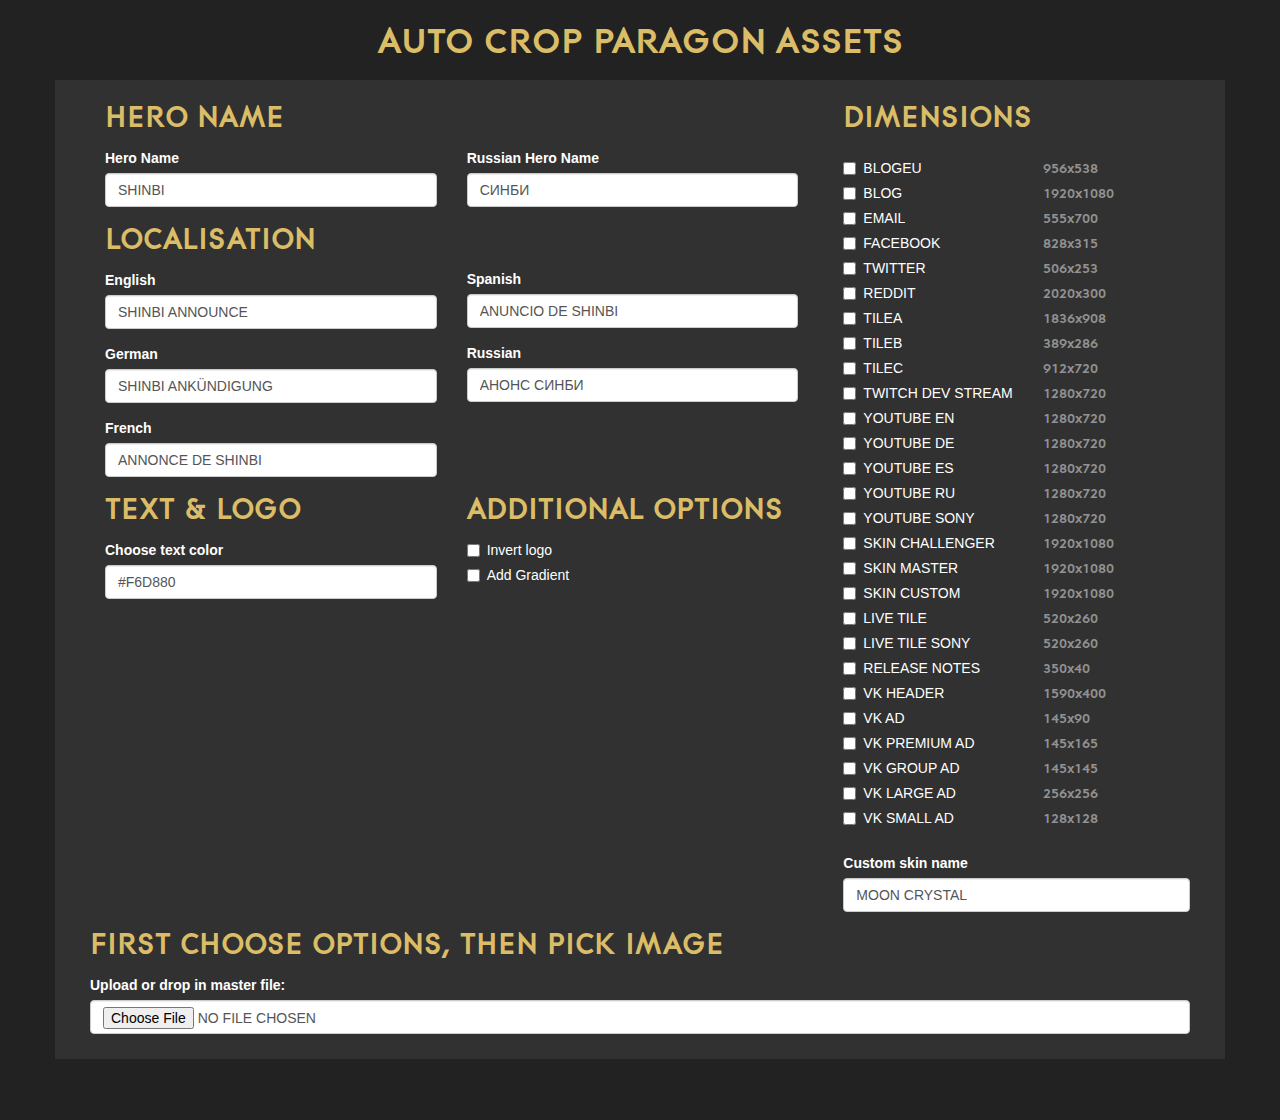
<file: autocrop/index.html>
<!DOCTYPE html>
<html lang="en">
    <head>
        <meta charset=utf-8>
        <meta content="IE=edge" http-equiv=X-UA-Compatible>
        <meta name="viewport" content="width=device-width, initial-scale=1, maximum-scale=1, user-scalable=no">

        <meta name="robots" content="noindex">
        <meta name="googlebot" content="noindex">

        <link rel="stylesheet" href="assets/css/bootstrap.min.css">
        <link rel="stylesheet" href="assets/css/bootstrap-theme.min.css">
        <link rel="stylesheet" href="assets/css/style.css">

        <script src="assets/javascript/vendor/jquery.min.js"></script>
        <script src="assets/javascript/vendor/smartcrop.js"></script>
        <script src="assets/javascript/vendor/tracking-min.js"></script>
        <script src="assets/javascript/vendor/FileSaver.min.js"></script>

        <script src="assets/javascript/dimensions.js"></script>
        <script src="assets/javascript/images.js"></script>
        <script src="assets/javascript/autocrop.js"></script>
        <script src="assets/javascript/autocrop-func.js"></script>
    </head>

    <body class="paragon">
        <div class="container">
            <div class="row">
                <div class="col-xs-12 col-centered">
                    <h1 class="heading"> Auto crop Paragon assets</h1><br/><br/>
                    <div class="row">
                        <form class="form box">
                            <div class="col-md-8">
                                <div class="col-md-12">
                                    <div class="form-group">
                                        <h2>Hero name</h2>
                                    </div>
                                </div>
                                <div class="col-md-6">
                                    <div class="form-group">
                                        <label for="ruHero">Hero Name</label>
                                        <input type="text" class="form-control" id="hero" name="hero" value="SHINBI">
                                    </div>
                                </div>
                                <div class="col-md-6">
                                    <div class="form-group">
                                        <label for="ruHero">Russian Hero Name</label>
                                        <input type="text" class="form-control" id="ruHero" name="ruHero" value="Синби">
                                    </div>
                                </div>

                                <div class="col-md-6">
                                    <div class="form-group">
                                        <h2>Localisation</h2>
                                    </div>
                                    <div class="form-group">
                                        <label for="EN">English</label>
                                        <input type="text" class="form-control" id="EN" name="EN" value="SHINBI Announce">
                                    </div>
                                    <div class="form-group">
                                        <label for="DE">German</label>
                                        <input type="text" class="form-control" id="DE" name="DE" value="SHINBI Ankündigung">
                                    </div>
                                    <div class="form-group">
                                        <label for="FR">French</label>
                                        <input type="text" class="form-control" id="FR" name="FR" value="Annonce de SHINBI">
                                    </div>
                                </div>
                                <div class="col-md-6">
                                    <div class="form-group">
                                        <div style="height:32px">&nbsp;</div>
                                    </div>
                                    <div class="form-group">
                                        <label for="ES">Spanish</label>
                                        <input type="text" class="form-control" id="ES" name="ES" value="Anuncio de SHINBI">
                                    </div>
                                    <div class="form-group">
                                        <label for="RU">Russian</label>
                                        <input type="text" class="form-control" id="RU" name="RU" value="АНОНС Синби">
                                    </div>
                                </div>
                                <div class="clearfix"></div>
                                <div class="col-md-6">
                                    <div class="form-group">
                                        <h2>Text & Logo</h2>
                                    </div>
                                    <div class="form-group">
                                        <label for="color">Choose text color</label>
                                        <input type="text" class="form-control" id="color" name="color" value="#f6d880">
                                    </div>
                                </div>
                                <div class="col-md-6">
                                    <div class="form-group">
                                        <h2>Additional options</h2>
                                    </div>
                                    <div class="checkbox">
                                        <label>
                                            <input type="checkbox" id="invert" name="invert"> Invert logo
                                        </label>
                                    </div>
                                    <div class="checkbox">
                                        <label>
                                            <input type="checkbox" id="gradient" name="gradient"> Add Gradient
                                        </label>
                                    </div>
                                </div>
                            </div>
                            <div class="col-md-4">
                                <div class="form-group">
                                    <h2>Dimensions</h2>
                                </div>
                                <div id="dimensionPicker"></div>
                                <div class="form-group">
                                    <label for="custom">Custom skin name</label>
                                    <input type="text" class="form-control" id="custom" name="custom" value="Moon Crystal">
                                </div>
                            </div>
                            <div class="col-md-12">
                                <div class="form-group">
                                    <h2>First choose options, then pick Image</h2>
                                </div>
                                <div class="form-group">
                                    <label for="fileInput">Upload or drop in master file:</label>
                                    <input type="file" class="form-control" id="fileInput" name="fileInput" style="width:100%;">
                                </div>
                            </div>
                        </form>

                    </div>
                </div>
            </div>
        </div>
        <div class="container-fluid">
            <div class="row">
                <div class="col-xs-12 col-centered ">
                    <div class="row">
                        <div class="loading hidden"></div>
                        <div class="resultWrapper"></div>
                    </div>
                </div>
            </div>

        </div>
    </body>
</html>
</file>
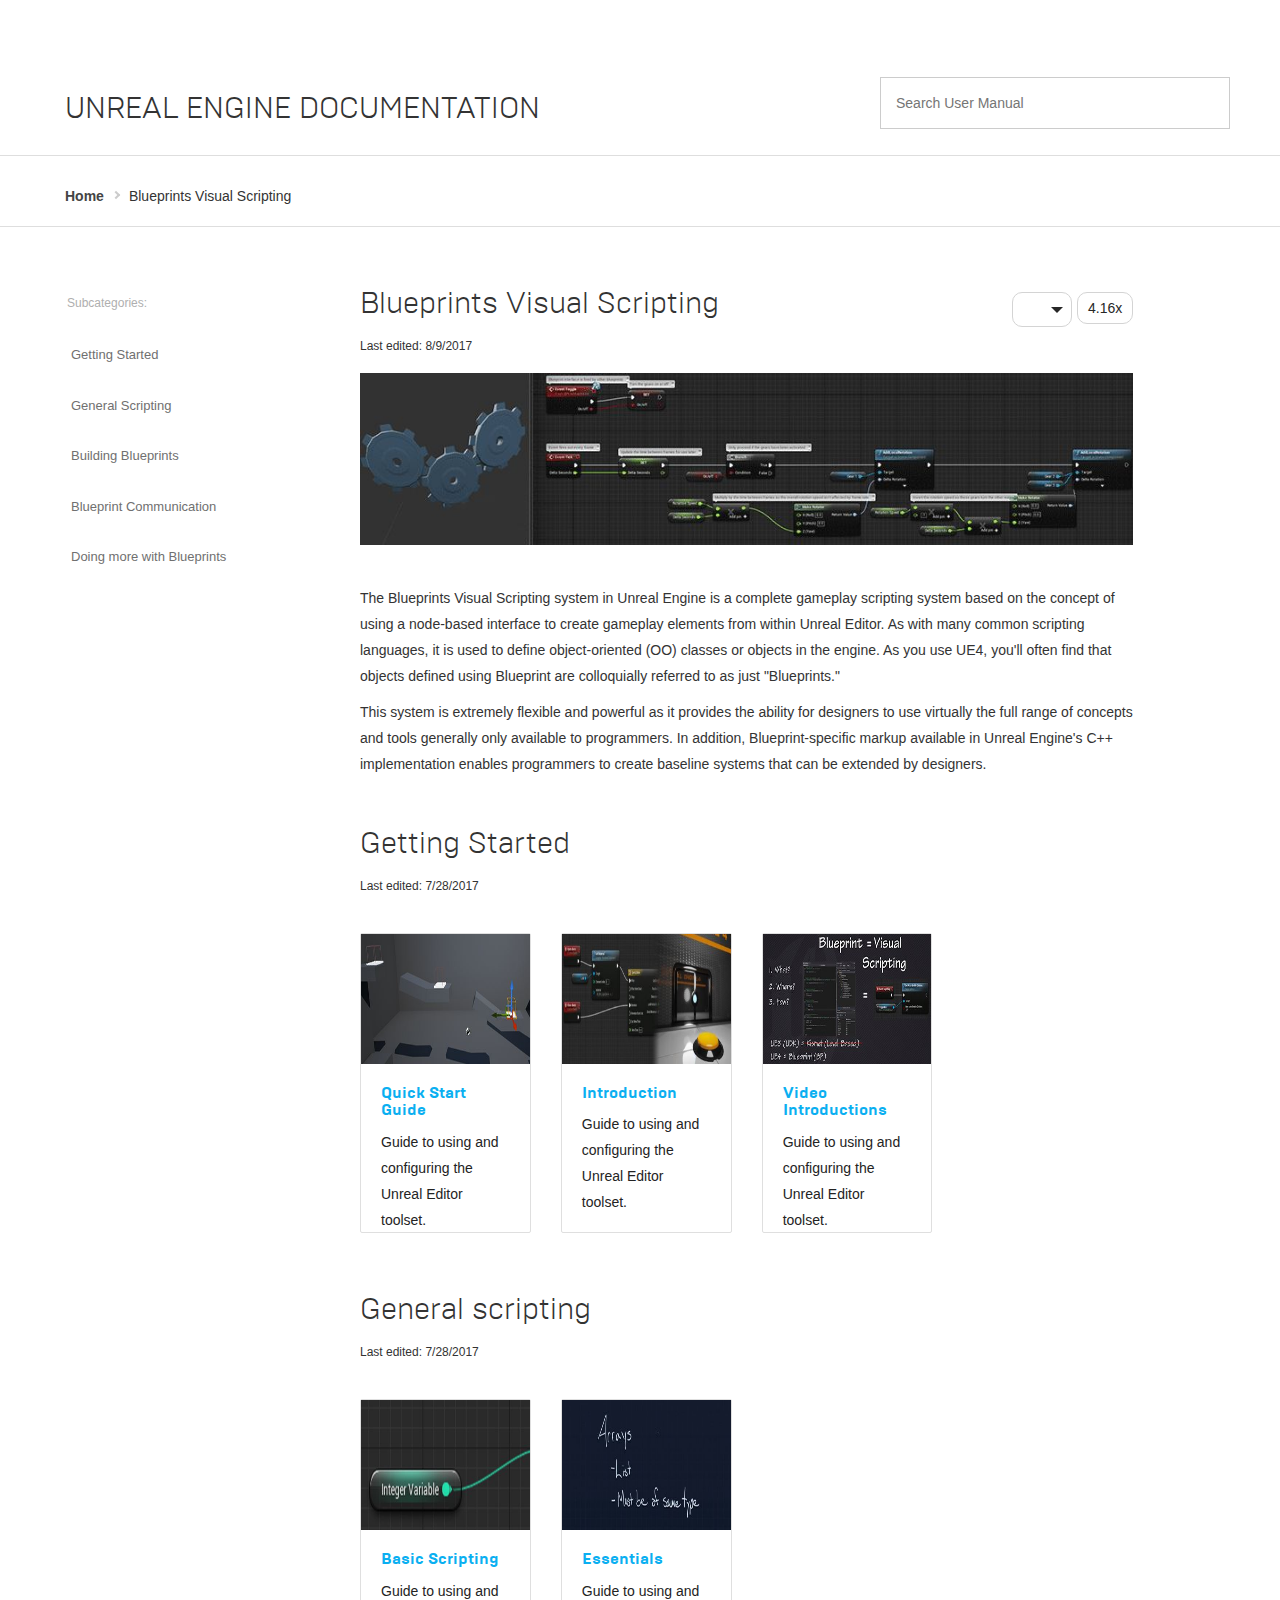
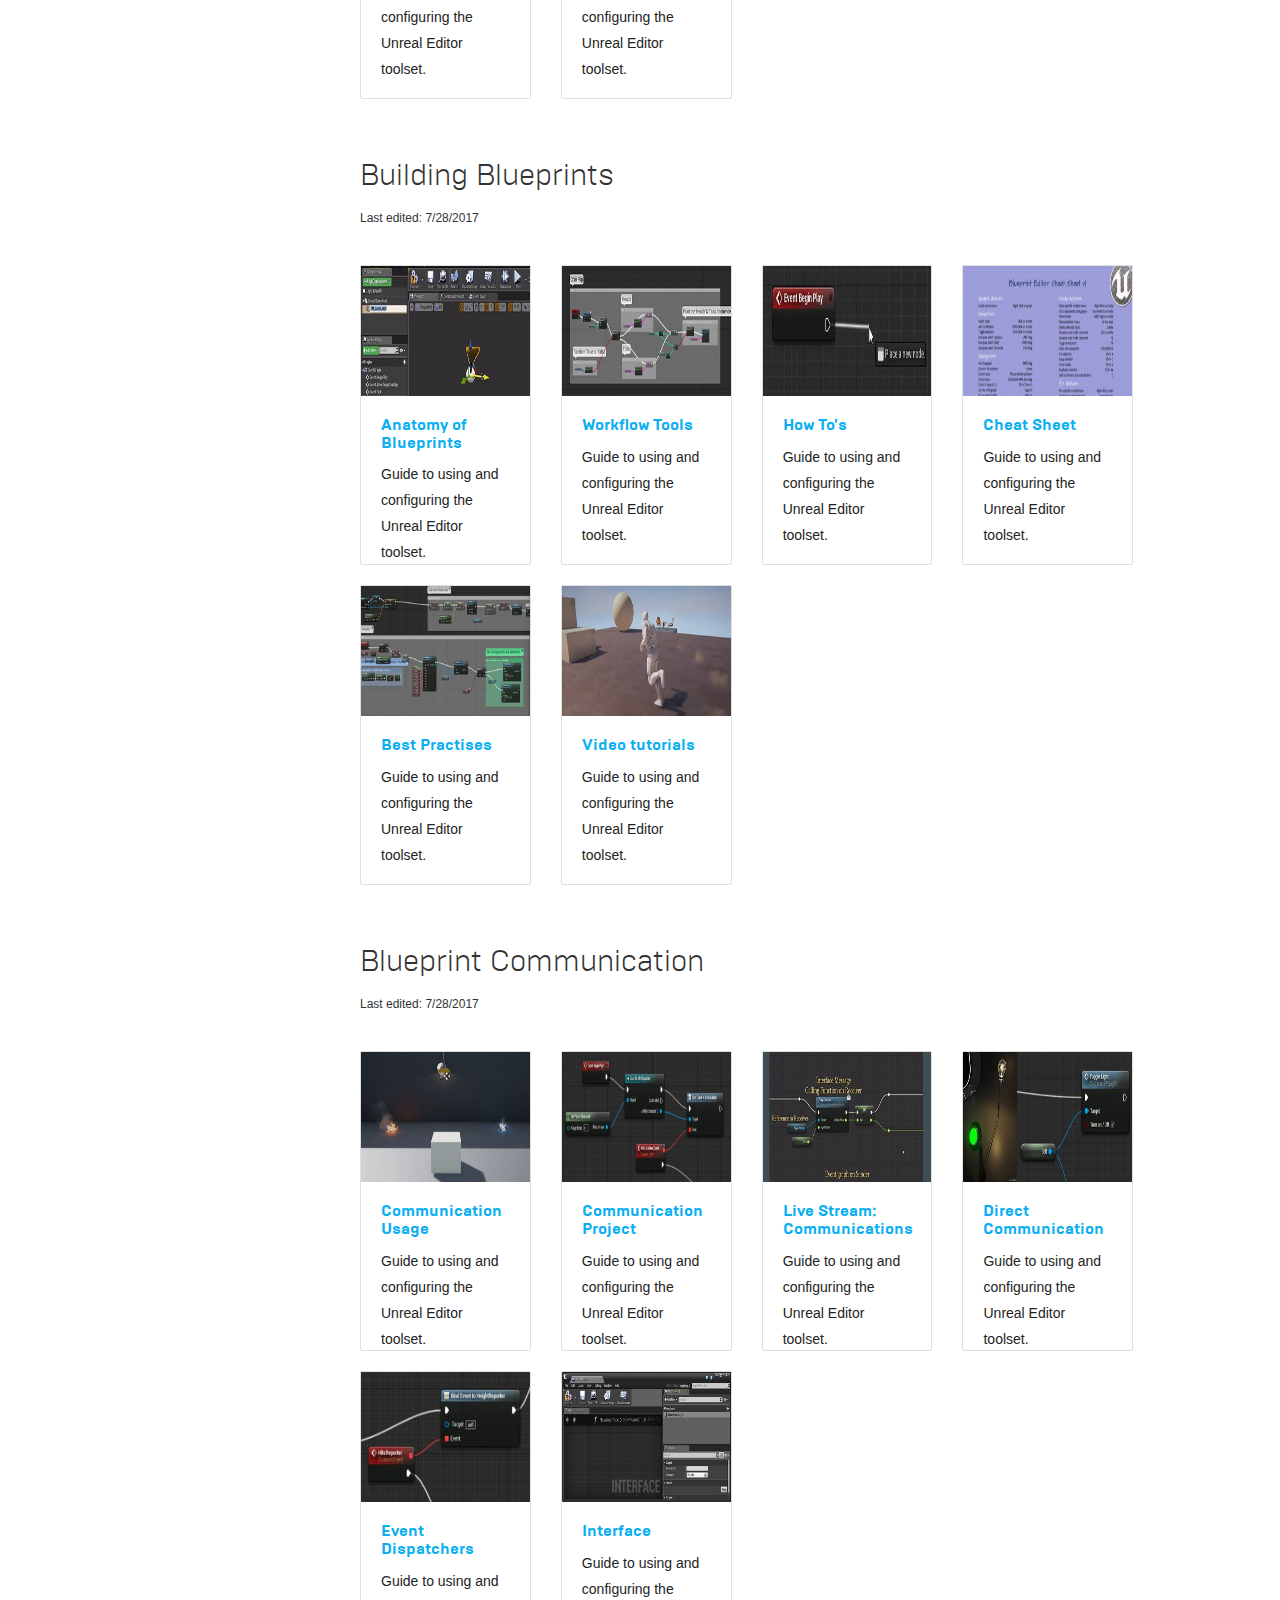
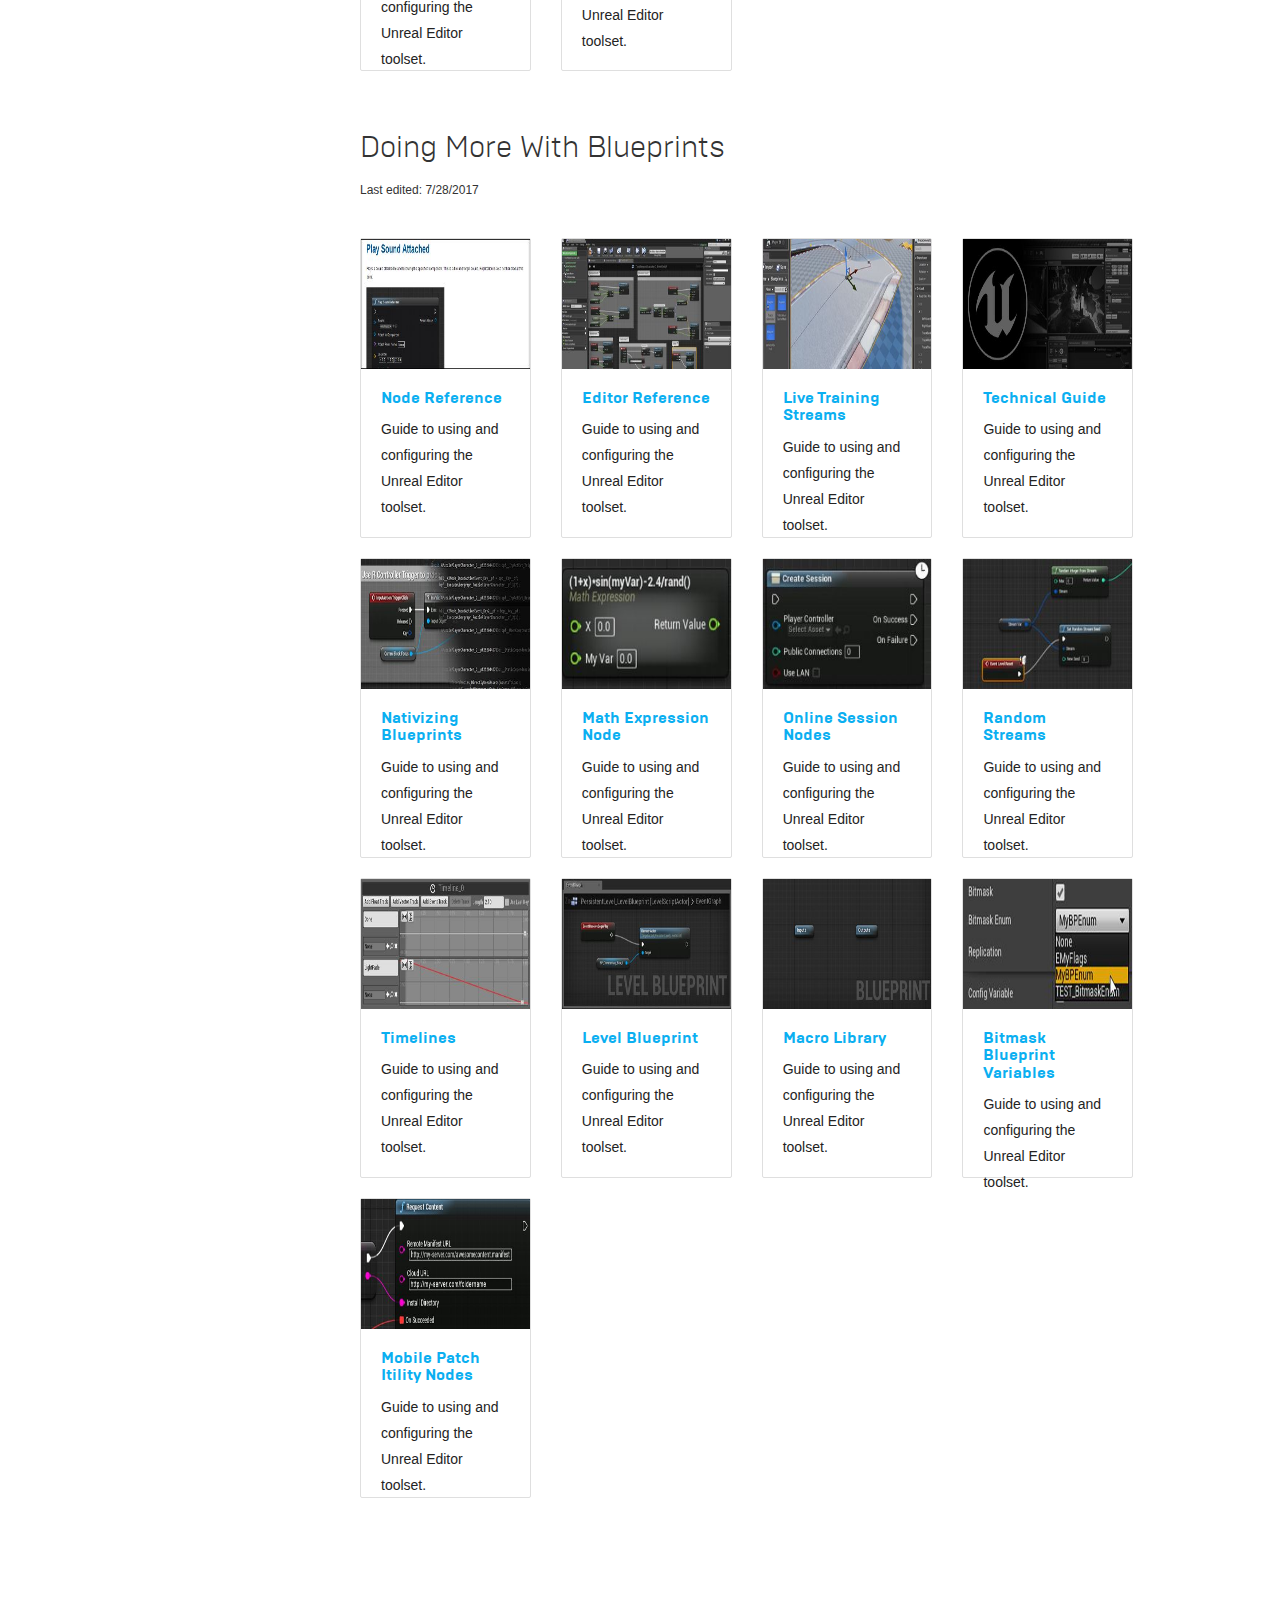
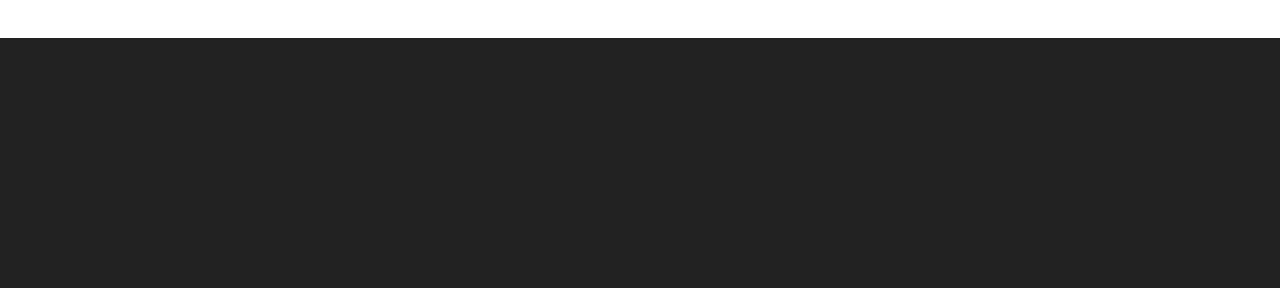
<file: docs/level1.html>
<!DOCTYPE html>
<html>
<head>
    <meta charset="UTF-8">
    <meta name="viewport" content="width=device-width, initial-scale=1, maximum-scale=1, user-scalable=no">
    <title>Docs</title>
    <link rel="stylesheet" href="https://maxcdn.bootstrapcdn.com/bootstrap/3.3.5/css/bootstrap.min.css">
    <link href="https://fonts.googleapis.com/css?family=Open+Sans:300,400,600,700,800" rel="stylesheet">
    <link rel="stylesheet" href="assets/stylesheets/css/base.css">
</head>

<body>
    <nav id="global-nav"></nav>
    <div class="top-header">
        <div class="top">
            <div class="row">
                <div class="col-xs-12 col-md-6">
                    <h1>Unreal Engine Documentation</h1>
                </div>
                <div class="col-xs-12 col-md-6">
                    <div class="search-wrapper">
                        <input placeholder="Search User Manual" />
                    </div>
                </div>
            </div>
        </div>
        <div class="bottom">
            <ul class="breadcrumbs">
                <li><a href="index.html">Home</a></li>
                <li>Blueprints Visual Scripting</li>
            </ul>
        </div>


    </div>
    <div class="container-fluid">
        <div class="row">
            <div class="hidden-xs hidden-sm col-md-3">
                <aside id="sideNav">
                    <h6>Subcategories:</h6>
                    <ul id="menu">
                        <li><a data-item="one" class="links" href="#">Getting Started</a></li>
                        <li><a data-item="two" class="links" href="#">General Scripting</a></li>
                        <li><a data-item="three" class="links" href="#">Building Blueprints</a></li>
                        <li><a data-item="four" class="links" href="#">Blueprint Communication</a></li>
                        <li><a data-item="five" class="links" href="#">Doing more with Blueprints</a></li>
                    </ul>
                </aside>
            </div>
            <div class="col-xs-12 col-md-8">
                <section id="wrapper">
                    <div class="content-heading">
                        <div class="content-bar">
                            <div class="version-tag"> 4.16x</div>
                            <div class="os-toggle"><span class="windows"></span></div>
                        </div>
                        <h2>Blueprints Visual Scripting</h2>
                        <h6>Last edited: 8/9/2017</h6>
                        <img src="assets/images/content/banner.jpg" class="img-responsive" style="width: 100%" alt="docs"/>
                        <p>The Blueprints Visual Scripting system in Unreal Engine is a complete gameplay scripting system based on the concept of using a node-based interface to create gameplay elements from within Unreal Editor. As with many common scripting languages, it is used to define object-oriented (OO) classes or objects in the engine. As you use UE4, you'll often find that objects defined using Blueprint are colloquially referred to as just "Blueprints."</p>
                        <p>This system is extremely flexible and powerful as it provides the ability for designers to use virtually the full range of concepts and tools generally only available to programmers. In addition, Blueprint-specific markup available in Unreal Engine's C++ implementation enables programmers to create baseline systems that can be extended by designers.</p>
                    </div>

                    <div id="one" class="content">
                        <h2>Getting Started</h2>
                        <h6>Last edited: 7/28/2017</h6>

                        <div class="row">
                            <div class="col-xs-6 col-md-3">
                                <a data-item="six" class="tile" href="level2.html">
                                    <img src="assets/images/content/tiles/QuickStart.jpg" class="img-responsive" style="width: 100%" alt="docs"/>
                                    <div class="h2">Quick Start Guide</div>
                                    <div class="desc">Guide to using and configuring the Unreal Editor toolset.</div>
                                </a>
                            </div>
                            <div class="col-xs-6 col-md-3">
                                <a data-item="six" class="tile" href="level2.html">
                                    <img src="assets/images/content/tiles/intro_topic.jpg" class="img-responsive" style="width: 100%" alt="docs"/>
                                    <div class="h2">Introduction</div>
                                    <div class="desc">Guide to using and configuring the Unreal Editor toolset.</div>
                                </a>
                            </div>
                            <div class="col-xs-6 col-md-3">
                                <a data-item="six" class="tile" href="level2.html">
                                    <img src="assets/images/content/tiles/BPVid.jpg" class="img-responsive" style="width: 100%" alt="docs"/>
                                    <div class="h2">Video Introductions</div>
                                    <div class="desc">Guide to using and configuring the Unreal Editor toolset.</div>
                                </a>
                            </div>
                        </div>
                    </div>
                    <div id="two" class="content">
                        <h2>General scripting</h2>
                        <h6>Last edited: 7/28/2017</h6>

                        <div class="row">
                            <div class="col-xs-6 col-md-3">
                                <a data-item="six" class="tile" href="level2.html">
                                    <img src="assets/images/content/tiles/BasicScripting.jpg" class="img-responsive" style="width: 100%" alt="docs"/>
                                    <div class="h2">Basic Scripting</div>
                                    <div class="desc">Guide to using and configuring the Unreal Editor toolset.</div>
                                </a>
                            </div>
                            <div class="col-xs-6 col-md-3">
                                <a data-item="six" class="tile" href="level2.html">
                                    <img src="assets/images/content/tiles/BlueprintEssentials.jpg" class="img-responsive" style="width: 100%" alt="docs"/>
                                    <div class="h2">Essentials</div>
                                    <div class="desc">Guide to using and configuring the Unreal Editor toolset.</div>
                                </a>
                            </div>
                        </div>
                    </div>
                    <div id="three" class="content">
                        <h2>Building Blueprints</h2>
                        <h6>Last edited: 7/28/2017</h6>

                        <div class="row">
                            <div class="col-xs-6 col-md-3">
                                <a data-item="six" class="tile" href="level2.html">
                                    <img src="assets/images/content/tiles/Anatomy.jpg" class="img-responsive" style="width: 100%" alt="docs"/>
                                    <div class="h2">Anatomy of Blueprints</div>
                                    <div class="desc">Guide to using and configuring the Unreal Editor toolset.</div>
                                </a>
                            </div>
                            <div class="col-xs-6 col-md-3">
                                <a data-item="six" class="tile" href="level2.html">
                                    <img src="assets/images/content/tiles/bp_workflow_topic.jpg" class="img-responsive" style="width: 100%" alt="docs"/>
                                    <div class="h2">Workflow Tools</div>
                                    <div class="desc">Guide to using and configuring the Unreal Editor toolset.</div>
                                </a>
                            </div>
                            <div class="col-xs-6 col-md-3">
                                <a data-item="six" class="tile" href="level2.html">
                                    <img src="assets/images/content/tiles/BP_HowTo_Topic.jpg" class="img-responsive" style="width: 100%" alt="docs"/>
                                    <div class="h2">How To's</div>
                                    <div class="desc">Guide to using and configuring the Unreal Editor toolset.</div>
                                </a>
                            </div>
                            <div class="col-xs-6 col-md-3">
                                <a data-item="six" class="tile" href="level2.html">
                                    <img src="assets/images/content/tiles/blueprintcheatsheet.jpg" class="img-responsive" style="width: 100%" alt="docs"/>
                                    <div class="h2">Cheat Sheet</div>
                                    <div class="desc">Guide to using and configuring the Unreal Editor toolset.</div>
                                </a>
                            </div>
                            <div class="col-xs-6 col-md-3">
                                <a data-item="six" class="tile" href="level2.html">
                                    <img src="assets/images/content/tiles/BestPractices_Topic.jpg" class="img-responsive" style="width: 100%" alt="docs"/>
                                    <div class="h2">Best Practises</div>
                                    <div class="desc">Guide to using and configuring the Unreal Editor toolset.</div>
                                </a>
                            </div>
                            <div class="col-xs-6 col-md-3">
                                <a data-item="six" class="tile" href="level2.html">
                                    <img src="assets/images/content/tiles/BPTutorials.jpg" class="img-responsive" style="width: 100%" alt="docs"/>
                                    <div class="h2">Video tutorials</div>
                                    <div class="desc">Guide to using and configuring the Unreal Editor toolset.</div>
                                </a>
                            </div>
                        </div>
                    </div>
                    <div id="four" class="content">
                        <h2>Blueprint Communication</h2>
                        <h6>Last edited: 7/28/2017</h6>

                        <div class="row">
                            <div class="col-xs-6 col-md-3">
                                <a data-item="six" class="tile" href="level2.html">
                                    <img src="assets/images/content/tiles/bp_comms_topic.jpg" class="img-responsive" style="width: 100%" alt="docs"/>
                                    <div class="h2">Communication Usage</div>
                                    <div class="desc">Guide to using and configuring the Unreal Editor toolset.</div>
                                </a>
                            </div>
                            <div class="col-xs-6 col-md-3">
                                <a data-item="six" class="tile" href="level2.html">
                                    <img src="assets/images/content/tiles/BPCommTopic.jpg" class="img-responsive" style="width: 100%" alt="docs"/>
                                    <div class="h2">Communication Project</div>
                                    <div class="desc">Guide to using and configuring the Unreal Editor toolset.</div>
                                </a>
                            </div>
                            <div class="col-xs-6 col-md-3">
                                <a data-item="six" class="tile" href="level2.html">
                                    <img src="assets/images/content/tiles/CommStream.jpg" class="img-responsive" style="width: 100%" alt="docs"/>
                                    <div class="h2">Live Stream: Communications</div>
                                    <div class="desc">Guide to using and configuring the Unreal Editor toolset.</div>
                                </a>
                            </div>
                            <div class="col-xs-6 col-md-3">
                                <a data-item="six" class="tile" href="level2.html">
                                    <img src="assets/images/content/tiles/direct_comm_topic.jpg" class="img-responsive" style="width: 100%" alt="docs"/>
                                    <div class="h2">Direct Communication</div>
                                    <div class="desc">Guide to using and configuring the Unreal Editor toolset.</div>
                                </a>
                            </div>
                            <div class="col-xs-6 col-md-3">
                                <a data-item="six" class="tile" href="level2.html">
                                    <img src="assets/images/content/tiles/event_dispatcher_topic.jpg" class="img-responsive" style="width: 100%" alt="docs"/>
                                    <div class="h2">Event Dispatchers</div>
                                    <div class="desc">Guide to using and configuring the Unreal Editor toolset.</div>
                                </a>
                            </div>
                            <div class="col-xs-6 col-md-3">
                                <a data-item="six" class="tile" href="level2.html">
                                    <img src="assets/images/content/tiles/blueprint_interface.jpg" class="img-responsive" style="width: 100%" alt="docs"/>
                                    <div class="h2">Interface</div>
                                    <div class="desc">Guide to using and configuring the Unreal Editor toolset.</div>
                                </a>
                            </div>
                        </div>
                    </div>
                    <div id="five" class="content">
                        <h2>Doing More With Blueprints</h2>
                        <h6>Last edited: 7/28/2017</h6>

                        <div class="row">
                            <div class="col-xs-6 col-sm-4 col-md-3">
                                <a data-item="six" class="tile" href="level2.html">
                                    <img src="assets/images/content/tiles/bp_api_topic.jpg" class="img-responsive" style="width: 100%" alt="docs"/>
                                    <div class="h2">Node Reference</div>
                                    <div class="desc">Guide to using and configuring the Unreal Editor toolset.</div>
                                </a>
                            </div>
                            <div class="col-xs-6 col-sm-4 col-md-3">
                                <a data-item="six" class="tile" href="level2.html">
                                    <img src="assets/images/content/tiles/editor_topic.jpg" class="img-responsive" style="width: 100%" alt="docs"/>
                                    <div class="h2">Editor Reference</div>
                                    <div class="desc">Guide to using and configuring the Unreal Editor toolset.</div>
                                </a>
                            </div>
                            <div class="col-xs-6 col-sm-4 col-md-3">
                                <a data-item="six" class="tile" href="level2.html">
                                    <img src="assets/images/content/tiles/BPLiveStream.jpg" class="img-responsive" style="width: 100%" alt="docs"/>
                                    <div class="h2">Live Training Streams</div>
                                    <div class="desc">Guide to using and configuring the Unreal Editor toolset.</div>
                                </a>
                            </div>
                            <div class="col-xs-6 col-sm-4 col-md-3">
                                <a data-item="six" class="tile" href="level2.html">
                                    <img src="assets/images/content/tiles/placeholder_topic.jpg" class="img-responsive" style="width: 100%" alt="docs"/>
                                    <div class="h2">Technical Guide</div>
                                    <div class="desc">Guide to using and configuring the Unreal Editor toolset.</div>
                                </a>
                            </div>
                            <div class="col-xs-6 col-sm-4 col-md-3">
                                <a data-item="six" class="tile" href="level2.html">
                                    <img src="assets/images/content/tiles/NativizingBlueprints_topic.jpg" class="img-responsive" style="width: 100%" alt="docs"/>
                                    <div class="h2">Nativizing Blueprints</div>
                                    <div class="desc">Guide to using and configuring the Unreal Editor toolset.</div>
                                </a>
                            </div>
                            <div class="col-xs-6 col-sm-4 col-md-3">
                                <a data-item="six" class="tile" href="level2.html">
                                    <img src="assets/images/content/tiles/math_topic.jpg" class="img-responsive" style="width: 100%" alt="docs"/>
                                    <div class="h2">Math Expression Node</div>
                                    <div class="desc">Guide to using and configuring the Unreal Editor toolset.</div>
                                </a>
                            </div>
                            <div class="col-xs-6 col-md-3">
                                <a data-item="six" class="tile" href="level2.html">
                                    <img src="assets/images/content/tiles/OnlineNodesTopic.jpg" class="img-responsive" style="width: 100%" alt="docs"/>
                                    <div class="h2">Online Session Nodes</div>
                                    <div class="desc">Guide to using and configuring the Unreal Editor toolset.</div>
                                </a>
                            </div>
                            <div class="col-xs-6 col-sm-4 col-md-3">
                                <a data-item="six" class="tile" href="level2.html">
                                    <img src="assets/images/content/tiles/random_stream.jpg" class="img-responsive" style="width: 100%" alt="docs"/>
                                    <div class="h2">Random Streams</div>
                                    <div class="desc">Guide to using and configuring the Unreal Editor toolset.</div>
                                </a>
                            </div>
                            <div class="col-xs-6 col-sm-4 col-md-3">
                                <a data-item="six" class="tile" href="level2.html">
                                    <img src="assets/images/content/tiles/timeline_topic.jpg" class="img-responsive" style="width: 100%" alt="docs"/>
                                    <div class="h2">Timelines</div>
                                    <div class="desc">Guide to using and configuring the Unreal Editor toolset.</div>
                                </a>
                            </div>
                            <div class="col-xs-6 col-sm-4 col-md-3">
                                <a data-item="six" class="tile" href="level2.html">
                                    <img src="assets/images/content/tiles/level_blueprint_test_image.jpg" class="img-responsive" style="width: 100%" alt="docs"/>
                                    <div class="h2">Level Blueprint</div>
                                    <div class="desc">Guide to using and configuring the Unreal Editor toolset.</div>
                                </a>
                            </div>
                            <div class="col-xs-6 col-sm-4 col-md-3">
                                <a data-item="six" class="tile" href="level2.html">
                                    <img src="assets/images/content/tiles/macro_blueprint.jpg" class="img-responsive" style="width: 100%" alt="docs"/>
                                    <div class="h2">Macro Library</div>
                                    <div class="desc">Guide to using and configuring the Unreal Editor toolset.</div>
                                </a>
                            </div>
                            <div class="col-xs-6 col-sm-4 col-md-3">
                                <a data-item="six" class="tile" href="level2.html">
                                    <img src="assets/images/content/tiles/BitmaskBlueprintVariables_topic.jpg" class="img-responsive" style="width: 100%" alt="docs"/>
                                    <div class="h2">Bitmask Blueprint Variables</div>
                                    <div class="desc">Guide to using and configuring the Unreal Editor toolset.</div>
                                </a>
                            </div>
                            <div class="col-xs-6 col-sm-4 col-md-3">
                                <a data-item="six" class="tile" href="level2.html">
                                    <img src="assets/images/content/tiles/Patching_Topic.jpg" class="img-responsive" style="width: 100%" alt="docs"/>
                                    <div class="h2">Mobile Patch Itility Nodes</div>
                                    <div class="desc">Guide to using and configuring the Unreal Editor toolset.</div>
                                </a>
                            </div>
                        </div>
                    </div>
                </section>
            </div>
        </div>
    </div>
    <script src='assets/javascript/vendor/jquery-1.11.3.min.js'></script>
    <script src="assets/javascript/bootstrap.js"></script>
</body>
</html>
</file>
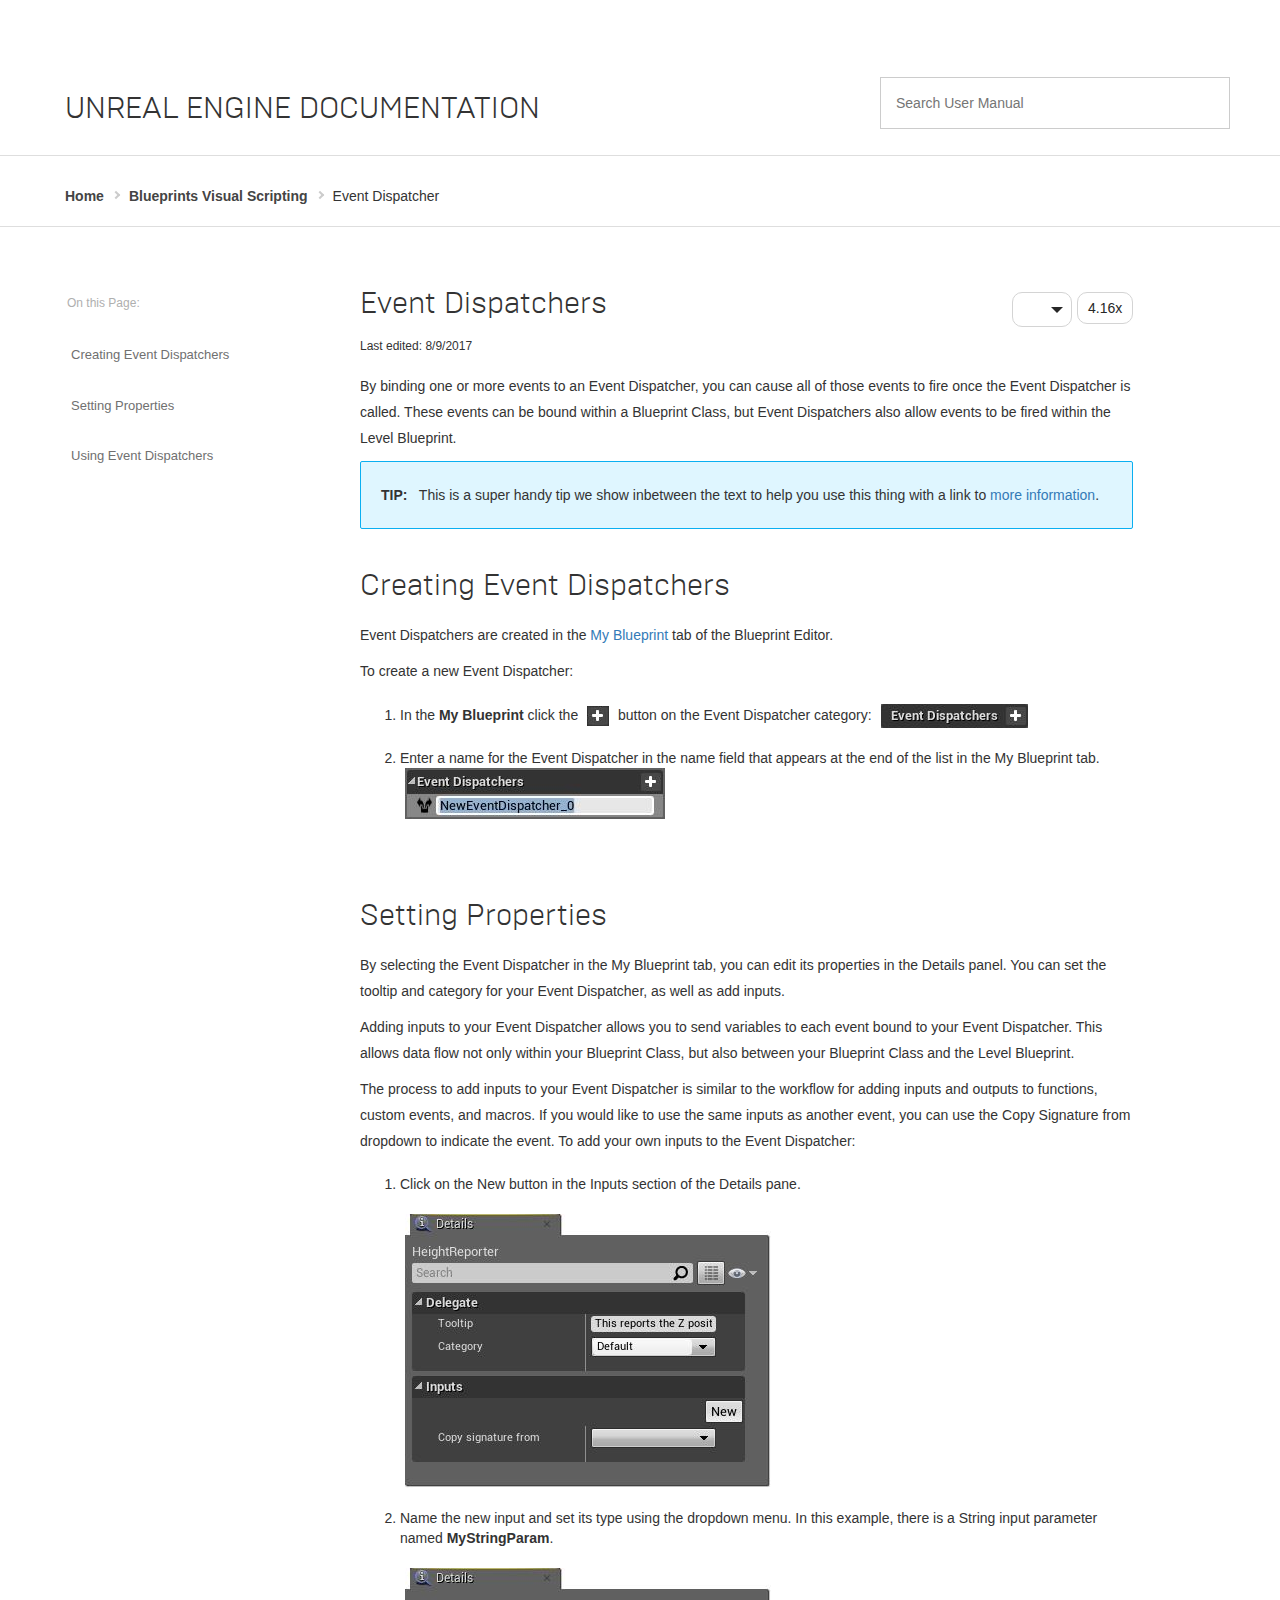
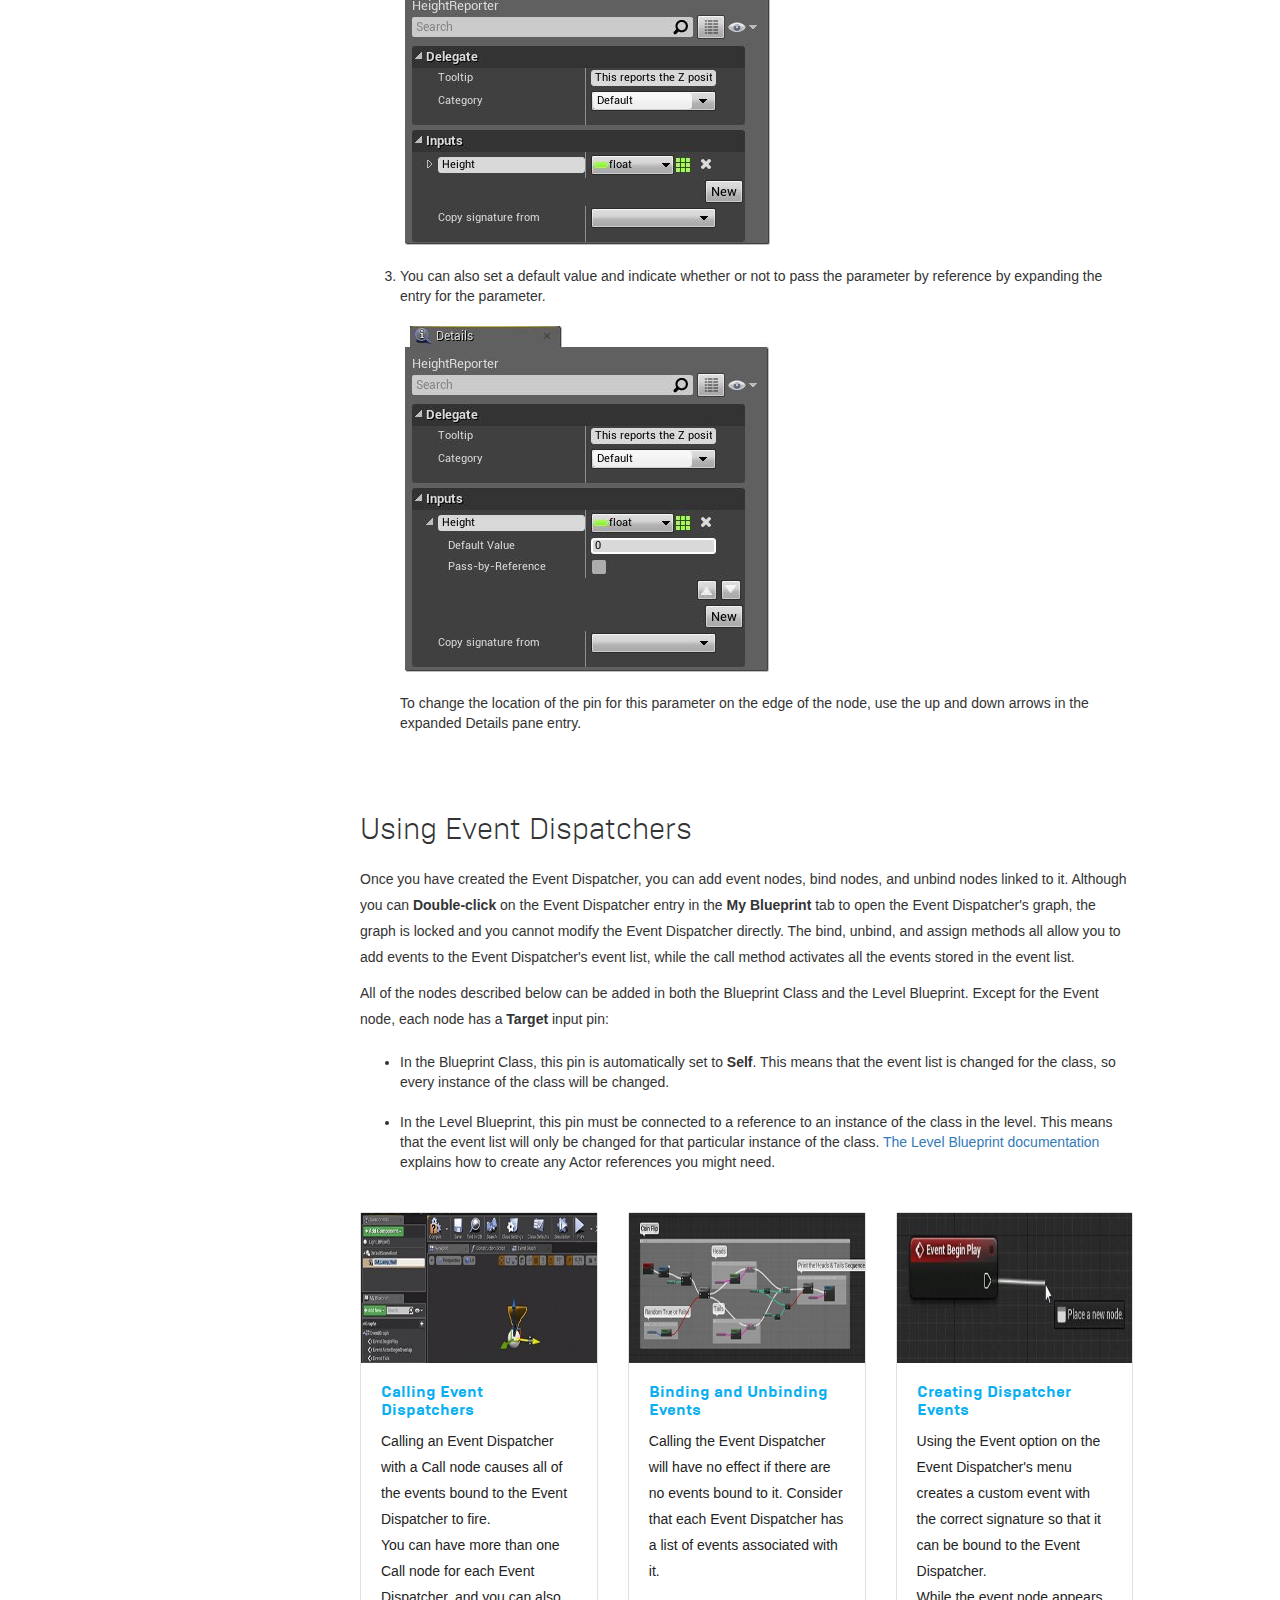
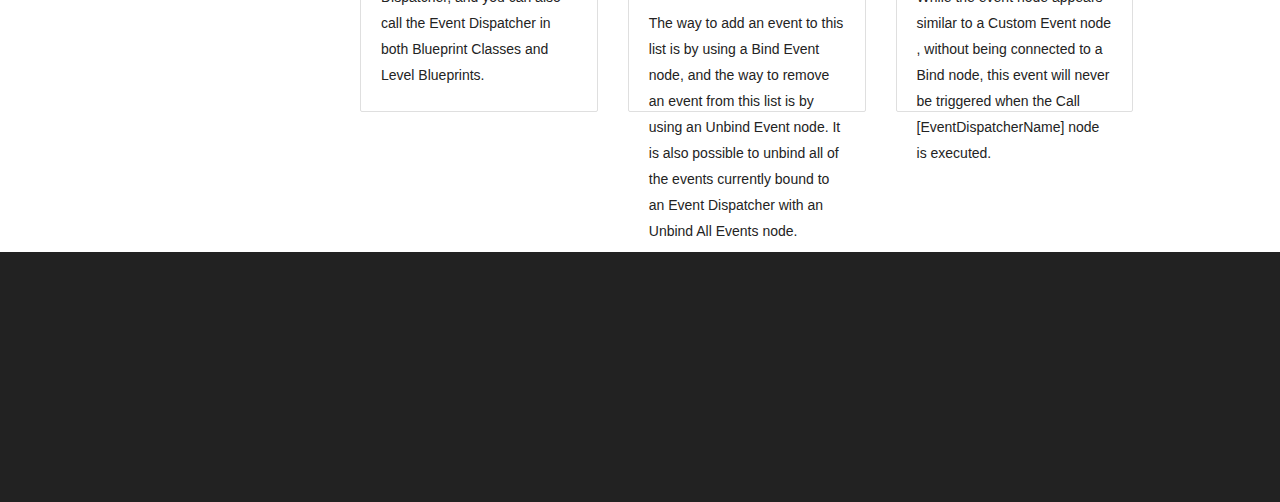
<file: docs/level2.html>
<!DOCTYPE html>
<html>
<head>
    <meta charset="UTF-8">
    <meta name="viewport" content="width=device-width, initial-scale=1, maximum-scale=1, user-scalable=no">
    <title>Docs</title>
    <link rel="stylesheet" href="https://maxcdn.bootstrapcdn.com/bootstrap/3.3.5/css/bootstrap.min.css">
    <link href="https://fonts.googleapis.com/css?family=Open+Sans:300,400,600,700,800" rel="stylesheet">
    <link rel="stylesheet" href="assets/stylesheets/css/base.css">
</head>

<body>
    <nav id="global-nav"></nav>
    <div class="top-header">
        <div class="top">
            <div class="row">
                <div class="col-xs-12 col-md-6">
                    <h1>Unreal Engine Documentation</h1>
                </div>
                <div class="col-xs-12 col-md-6">
                    <div class="search-wrapper">
                        <input placeholder="Search User Manual" />
                    </div>
                </div>
            </div>
        </div>
        <div class="bottom">
            <ul class="breadcrumbs">
                <li><a href="index.html">Home</a></li>
                <li><a href="level1.html">Blueprints Visual Scripting</a></li>
                <li>Event Dispatcher</li>
            </ul>
        </div>


    </div>
    <div class="container-fluid">
        <div class="row">
            <div class="hidden-xs hidden-sm col-md-3">
                <aside id="sideNav">
                    <h6>On this Page:</h6>
                    <ul id="menu">
                        <li><a data-item="one" class="links" href="#">Creating Event Dispatchers</a></li>
                        <li><a data-item="two" class="links" href="#">Setting Properties</a></li>
                        <li><a data-item="three" class="links" href="#">Using Event Dispatchers</a></li>
                    </ul>
                </aside>
            </div>
            <div class="col-xs-12 col-md-8">
                <section id="wrapper">
                    <div class="content-heading">
                        <div class="content-bar">
                            <div class="version-tag"> 4.16x</div>
                            <div class="os-toggle"><span class="windows"></span></div>
                        </div>
                        <h2>Event Dispatchers</h2>
                        <h6>Last edited: 8/9/2017</h6>
                        <p>By binding one or more events to an Event Dispatcher, you can cause all of those events to fire once the Event Dispatcher is called. These events can be bound within a Blueprint Class, but Event Dispatchers also allow events to be fired within the Level Blueprint. </p>
                        <div class="callout tip">
                            <strong>TIP:</strong>
                            <p>&nbsp; This is a super handy tip we show inbetween the text to help you use this thing with a link to <a href="">more information</a>.</p>
                        </div>
                    </div>

                    <div id="one" class="content">
                        <h2>Creating Event Dispatchers</h2>
                        <p>Event Dispatchers are created in the <a href="">My Blueprint</a> tab of the Blueprint Editor.</p>
                        <p>To create a new Event Dispatcher:</p>
                        <ol>
                            <li>In the <strong>My Blueprint</strong> click the <img src="assets/images/content/tiles/plus_Button.jpg" class="inline" /> button on the Event Dispatcher category: <img src="assets/images/content/tiles/myblueprint_eventdispatcher.jpg" class="inline" /></li>
                            <li>Enter a name for the Event Dispatcher in the name field that appears at the end of the list in the My Blueprint tab. <img src="assets/images/content/tiles/name_event_Dispatcher.jpg" class="inline" /></li>
                        </ol>
                    </div>
                    <div id="two" class="content">
                        <h2>Setting Properties</h2>
                        <p>By selecting the Event Dispatcher in the My Blueprint tab, you can edit its properties in the Details panel. You can set the tooltip and category for your Event Dispatcher, as well as add inputs.</p>
                        <p>Adding inputs to your Event Dispatcher allows you to send variables to each event bound to your Event Dispatcher. This allows data flow not only within your Blueprint Class, but also between your Blueprint Class and the Level Blueprint.</p>
                        <p>The process to add inputs to your Event Dispatcher is similar to the workflow for adding inputs and outputs to functions, custom events, and macros. If you would like to use the same inputs as another event, you can use the Copy Signature from dropdown to indicate the event. To add your own inputs to the Event Dispatcher:</p>
                        <ol>
                            <li>Click on the New button in the Inputs section of the Details pane. <br/><br/> <img src="assets/images/content/tiles/new_input_Dispatcher.jpg" class="inline" /></li>
                            <li>Name the new input and set its type using the dropdown menu. In this example, there is a String input parameter named <strong>MyStringParam</strong>. <br/><br/> <img src="assets/images/content/tiles/named_new_Dispatcher.jpg" class="inline" /></li>
                            <li>You can also set a default value and indicate whether or not to pass the parameter by reference by expanding the entry for the parameter.
                                <br/><br/>
                                <img src="assets/images/content/tiles/expanded_input_Dispatcher.jpg" class="inline" />
                                <br/><br/>
                                To change the location of the pin for this parameter on the edge of the node, use the up and down arrows in the expanded Details pane entry.
                            </li>
                        </ol>
                    </div>
                    <div id="three" class="content">
                        <h2>Using Event Dispatchers</h2>
                        <p>Once you have created the Event Dispatcher, you can add event nodes, bind nodes, and unbind nodes linked to it. Although you can <strong>Double-click</strong> on the Event Dispatcher entry in the <strong>My Blueprint</strong> tab to open the Event Dispatcher's graph, the graph is locked and you cannot modify the Event Dispatcher directly. The bind, unbind, and assign methods all allow you to add events to the Event Dispatcher's event list, while the call method activates all the events stored in the event list.</p>
                        <p>All of the nodes described below can be added in both the Blueprint Class and the Level Blueprint. Except for the Event node, each node has a <strong>Target</strong> input pin:</p>
                        <ul>
                            <li>In the Blueprint Class, this pin is automatically set to <strong>Self</strong>. This means that the event list is changed for the class, so every instance of the class will be changed.</li>
                            <li>In the Level Blueprint, this pin must be connected to a reference to an instance of the class in the level. This means that the event list will only be changed for that particular instance of the class. <a href="">The Level Blueprint documentation</a> explains how to create any Actor references you might need.</li>
                        </ul>

                        <div class="row">
                            <div class="col-xs-6 col-md-4">
                                <a data-item="six" class="tile" style="min-height: 500px" href="level2.html">
                                    <img src="assets/images/content/tiles/Anatomy.jpg" class="img-responsive" style="width: 100%; height: 150px" alt="docs"/>
                                    <div class="h2">Calling Event Dispatchers</div>
                                    <div class="desc">Calling an Event Dispatcher with a Call node causes all of the events bound to the Event Dispatcher to fire. <br/> You can have more than one Call node for each Event Dispatcher, and you can also call the Event Dispatcher in both Blueprint Classes and Level Blueprints.</div>
                                </a>
                            </div>
                            <div class="col-xs-6 col-md-4">
                                <a data-item="six" class="tile" style="min-height: 500px" href="level2.html">
                                    <img src="assets/images/content/tiles/bp_workflow_topic.jpg" class="img-responsive" style="width: 100%; height: 150px" alt="docs"/>
                                    <div class="h2">Binding and Unbinding Events</div>
                                    <div class="desc">Calling the Event Dispatcher will have no effect if there are no events bound to it. Consider that each Event Dispatcher has a list of events associated with it. <br/><br/>The way to add an event to this list is by using a Bind Event node, and the way to remove an event from this list is by using an Unbind Event node. It is also possible to unbind all of the events currently bound to an Event Dispatcher with an Unbind All Events node.</div>
                                </a>
                            </div>
                            <div class="col-xs-6 col-md-4">
                                <a data-item="six" class="tile" style="min-height: 500px" href="level2.html">
                                    <img src="assets/images/content/tiles/BP_HowTo_Topic.jpg" class="img-responsive" style="width: 100%; height: 150px" alt="docs"/>
                                    <div class="h2">Creating Dispatcher Events</div>
                                    <div class="desc">Using the Event option on the Event Dispatcher's menu creates a custom event with the correct signature so that it can be bound to the Event Dispatcher.<br/>While the event node appears similar to a Custom Event node , without being connected to a Bind node, this event will never be triggered when the Call [EventDispatcherName] node is executed.</div>
                                </a>
                            </div>
                        </div>
                    </div>
                </section>
            </div>
        </div>
    </div>
    <script src='assets/javascript/vendor/jquery-1.11.3.min.js'></script>
    <script src="assets/javascript/bootstrap.js"></script>
</body>
</html>
</file>
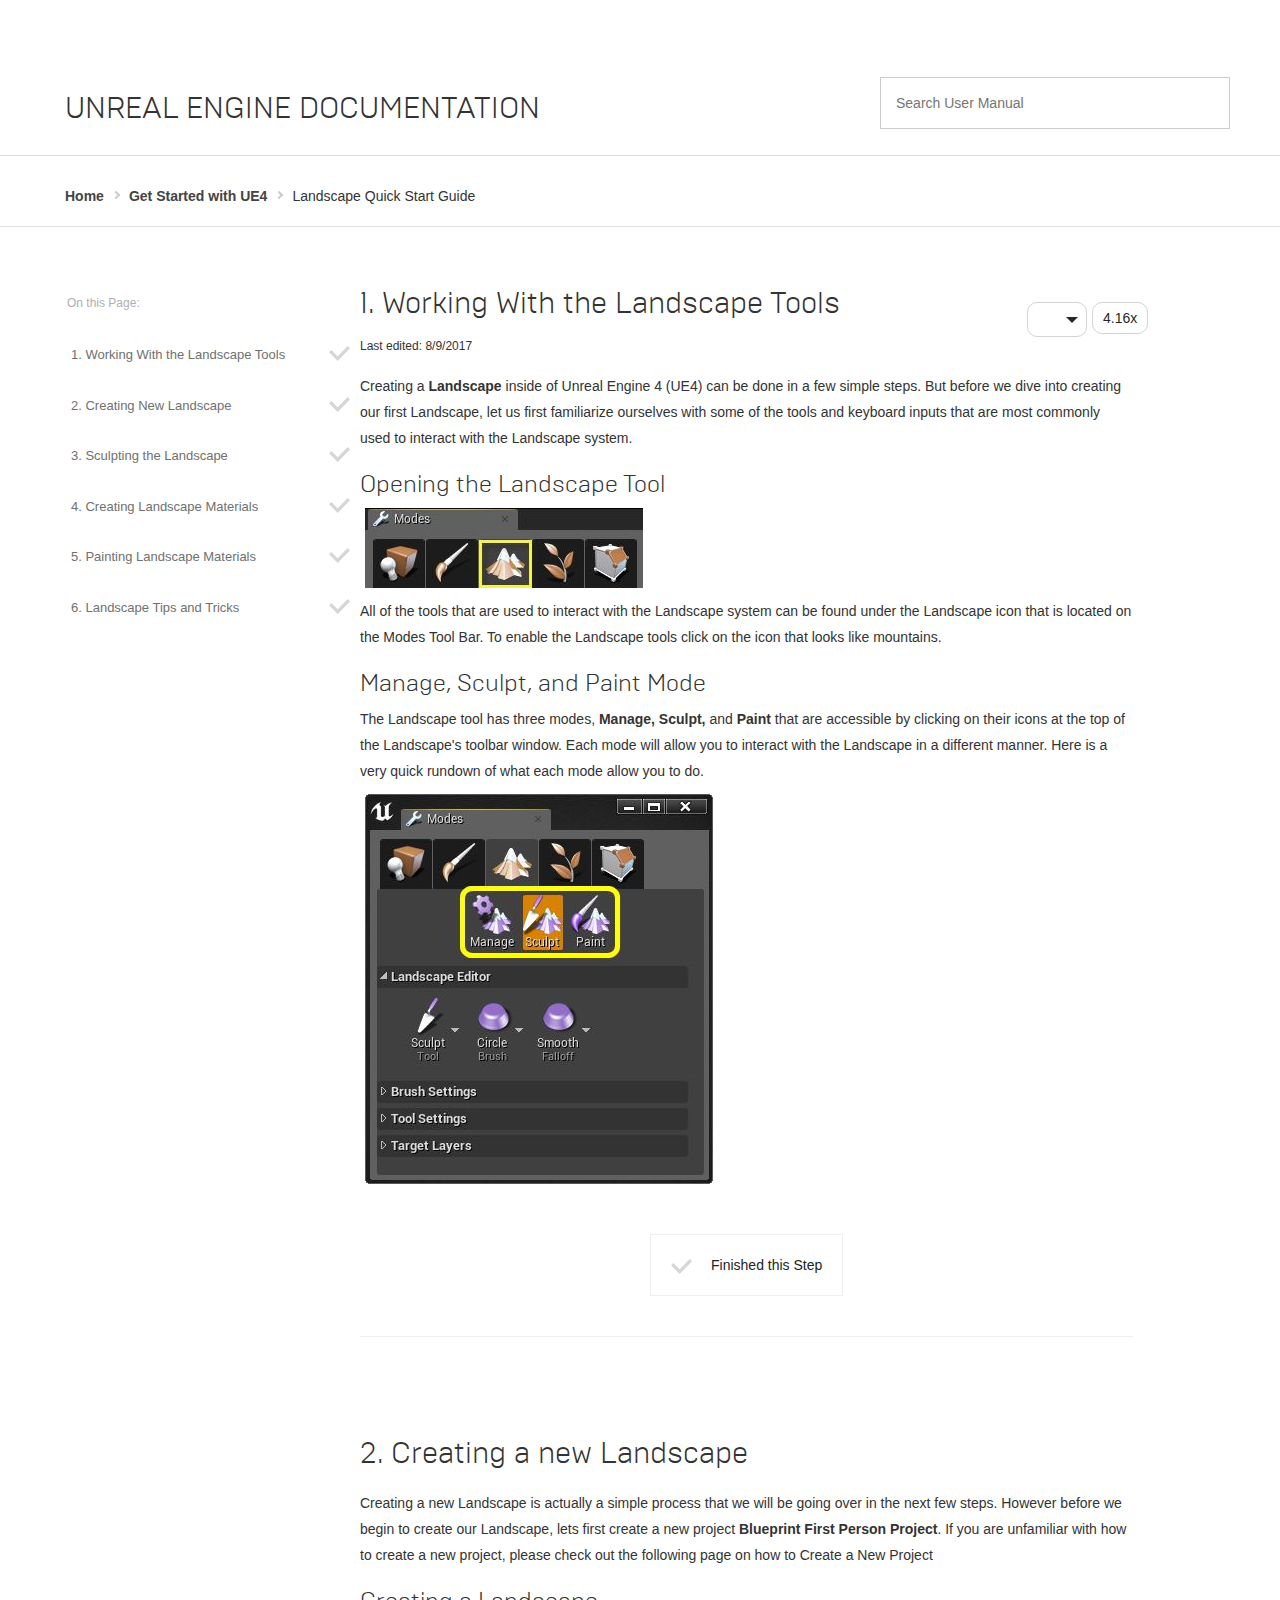
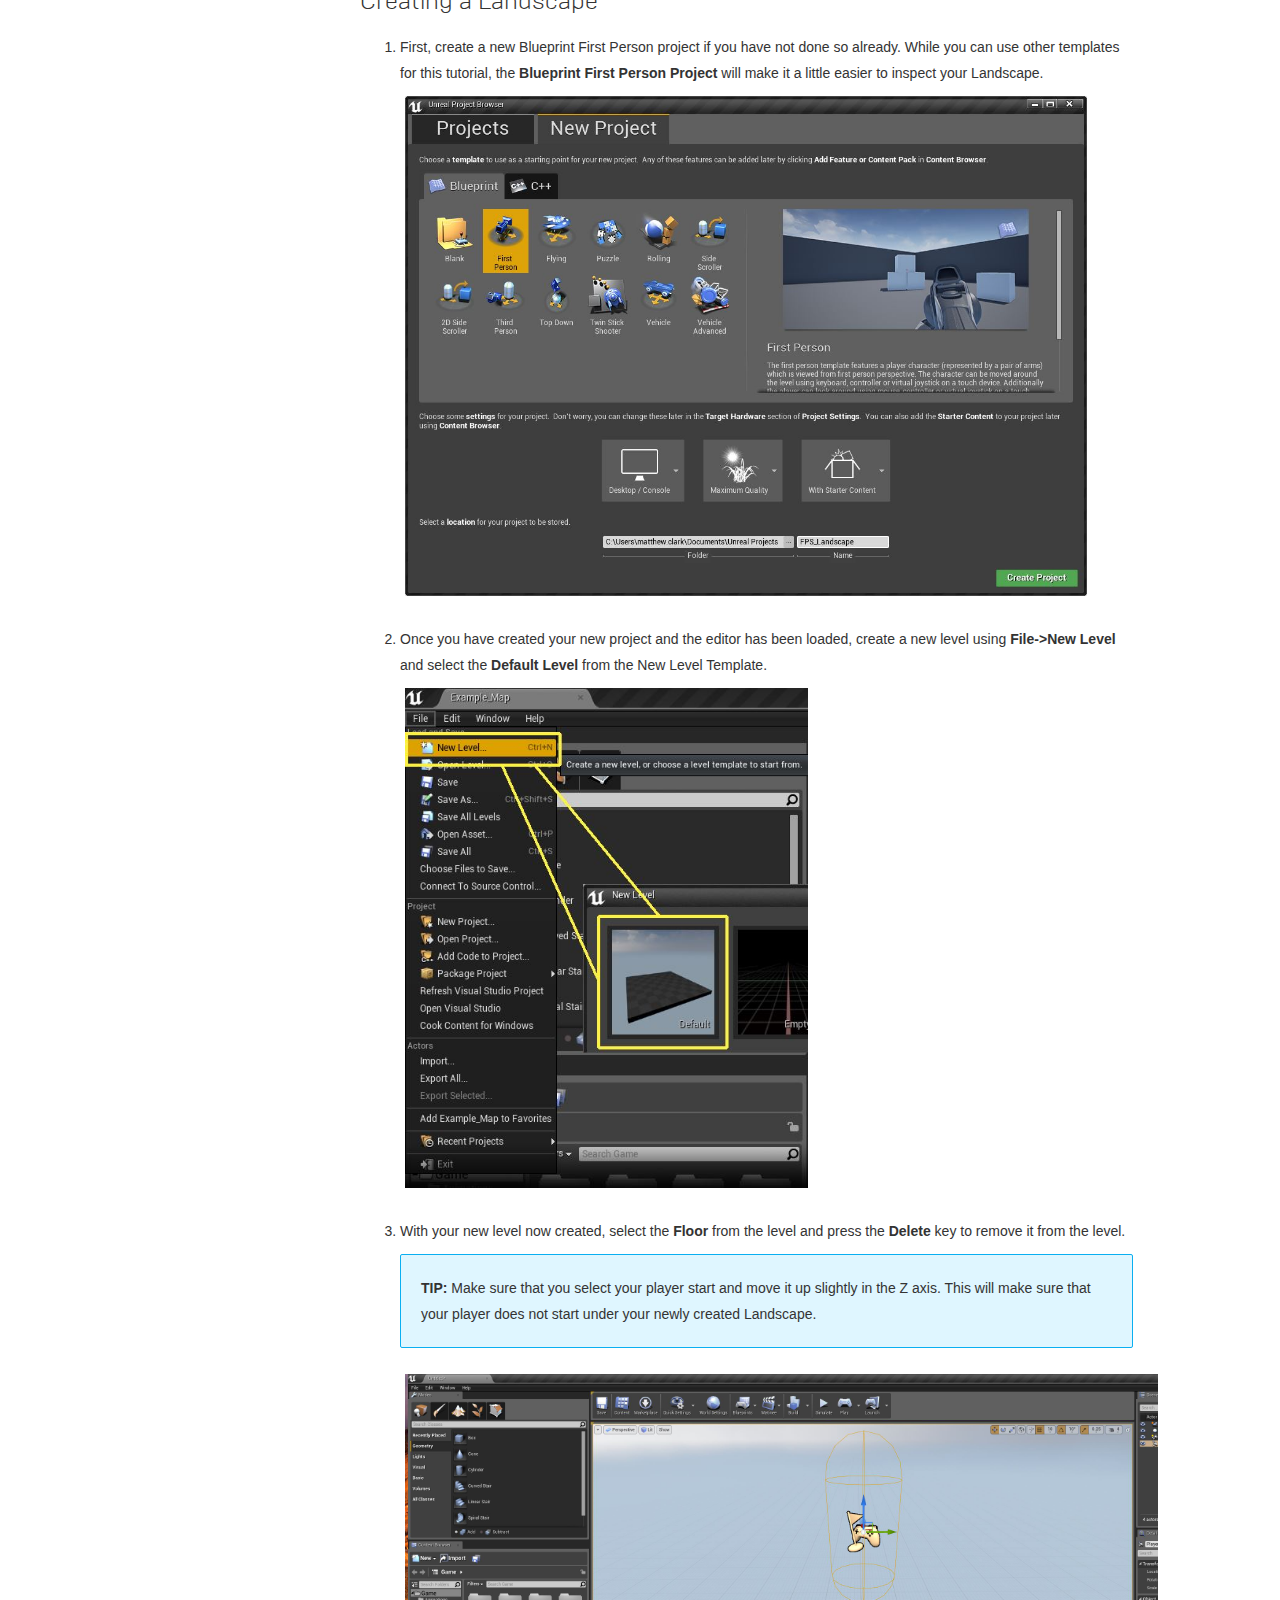
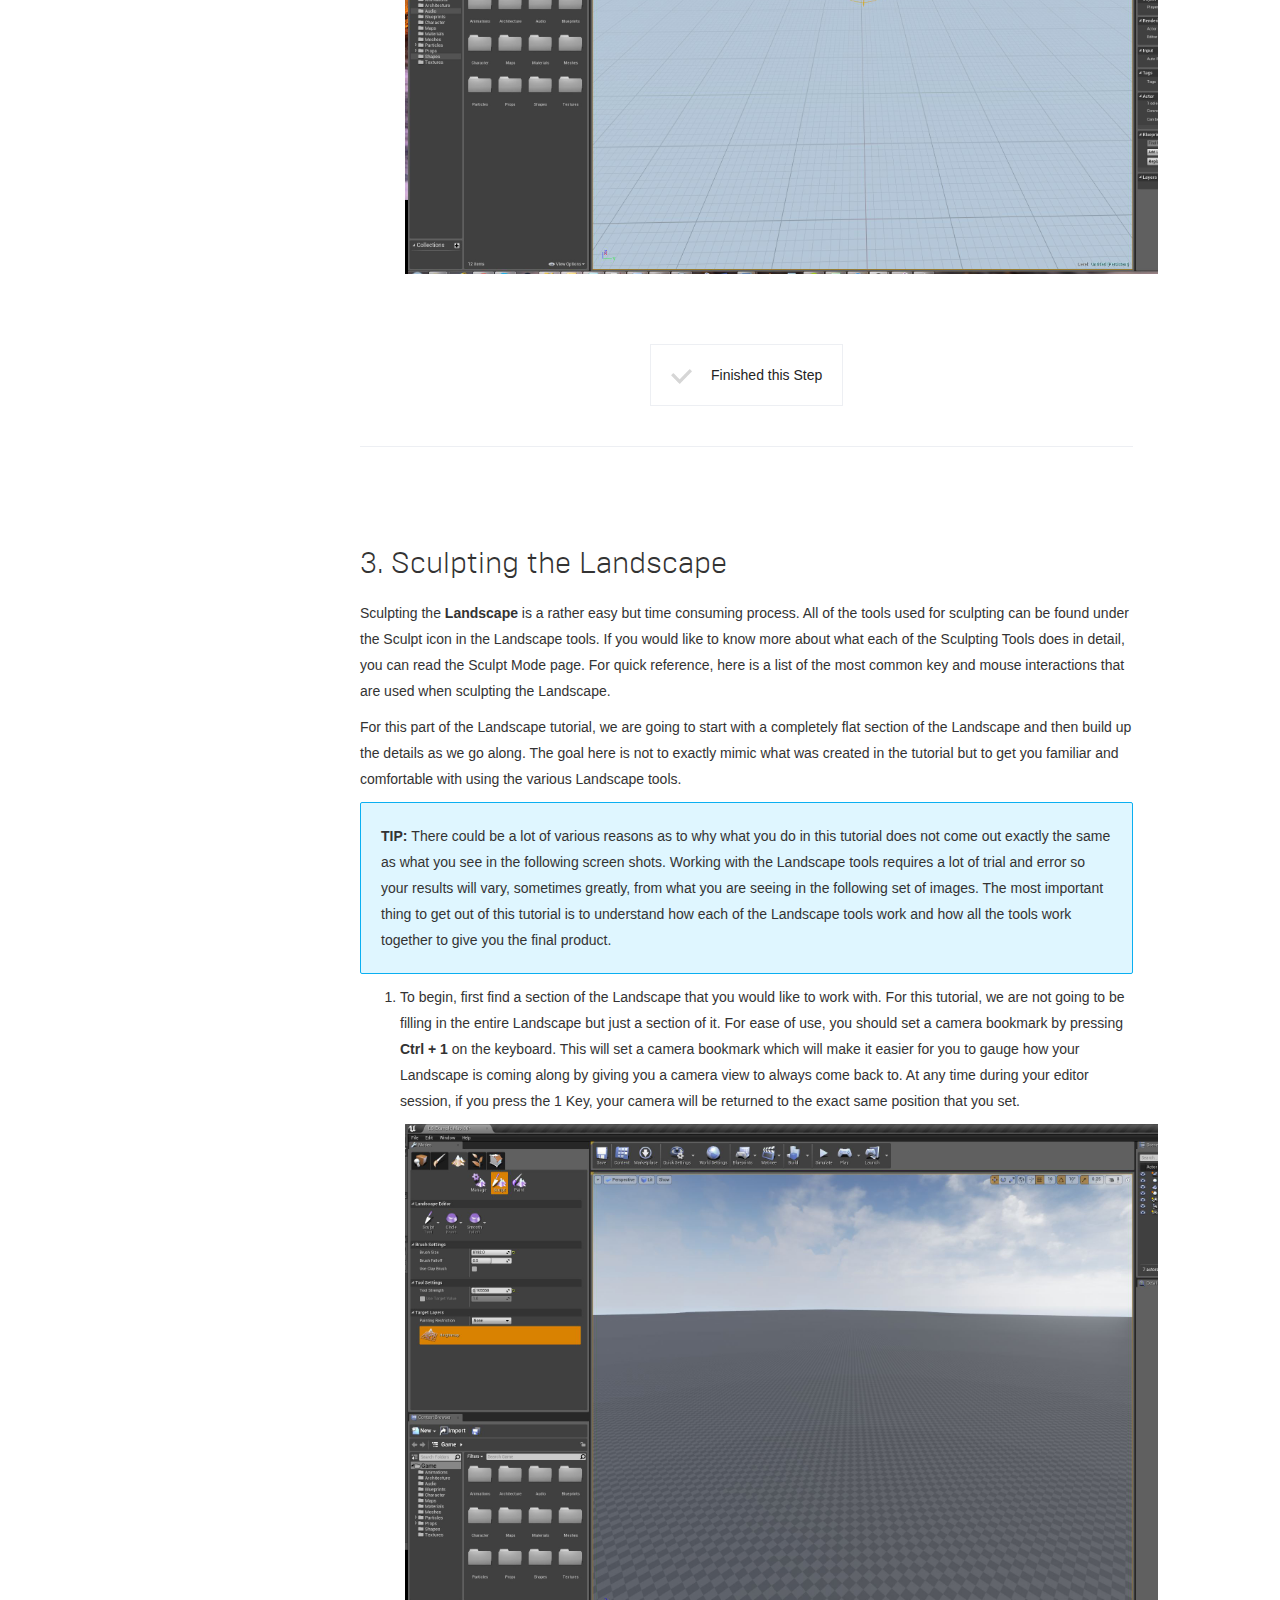
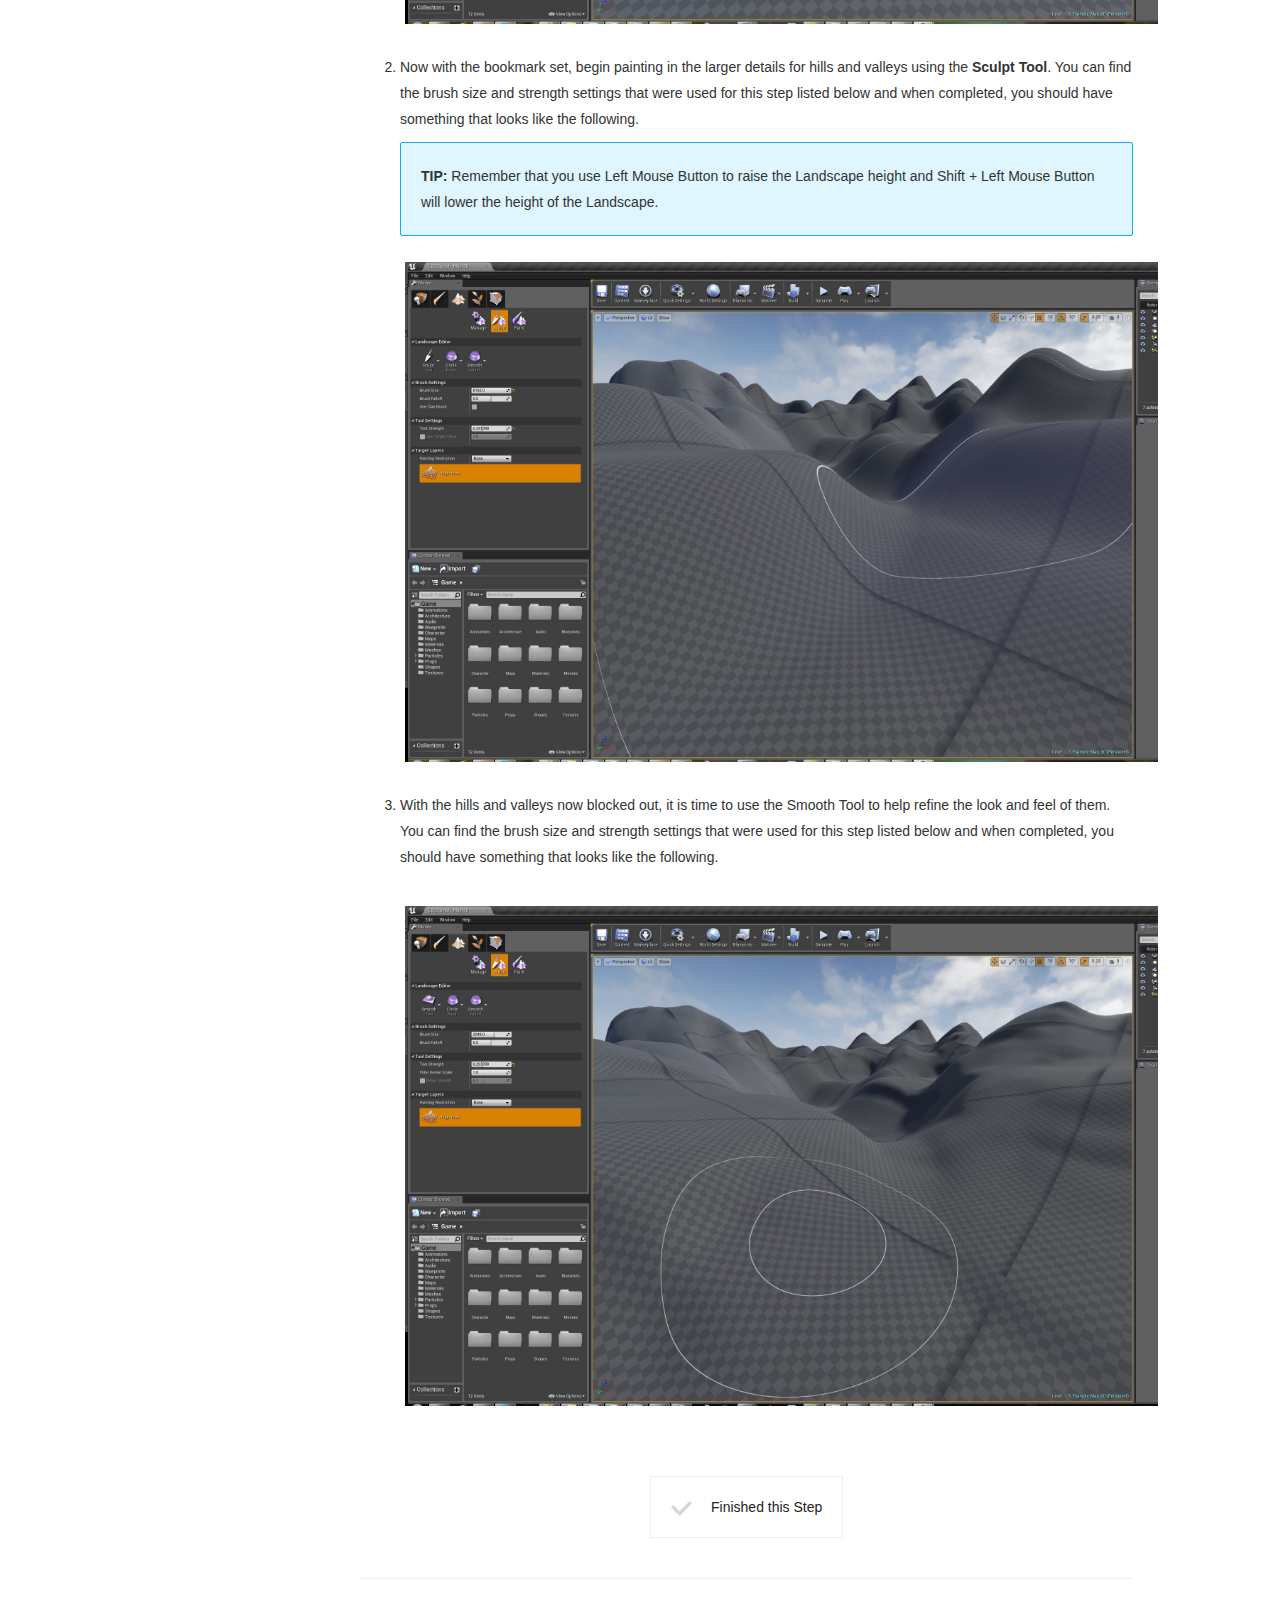
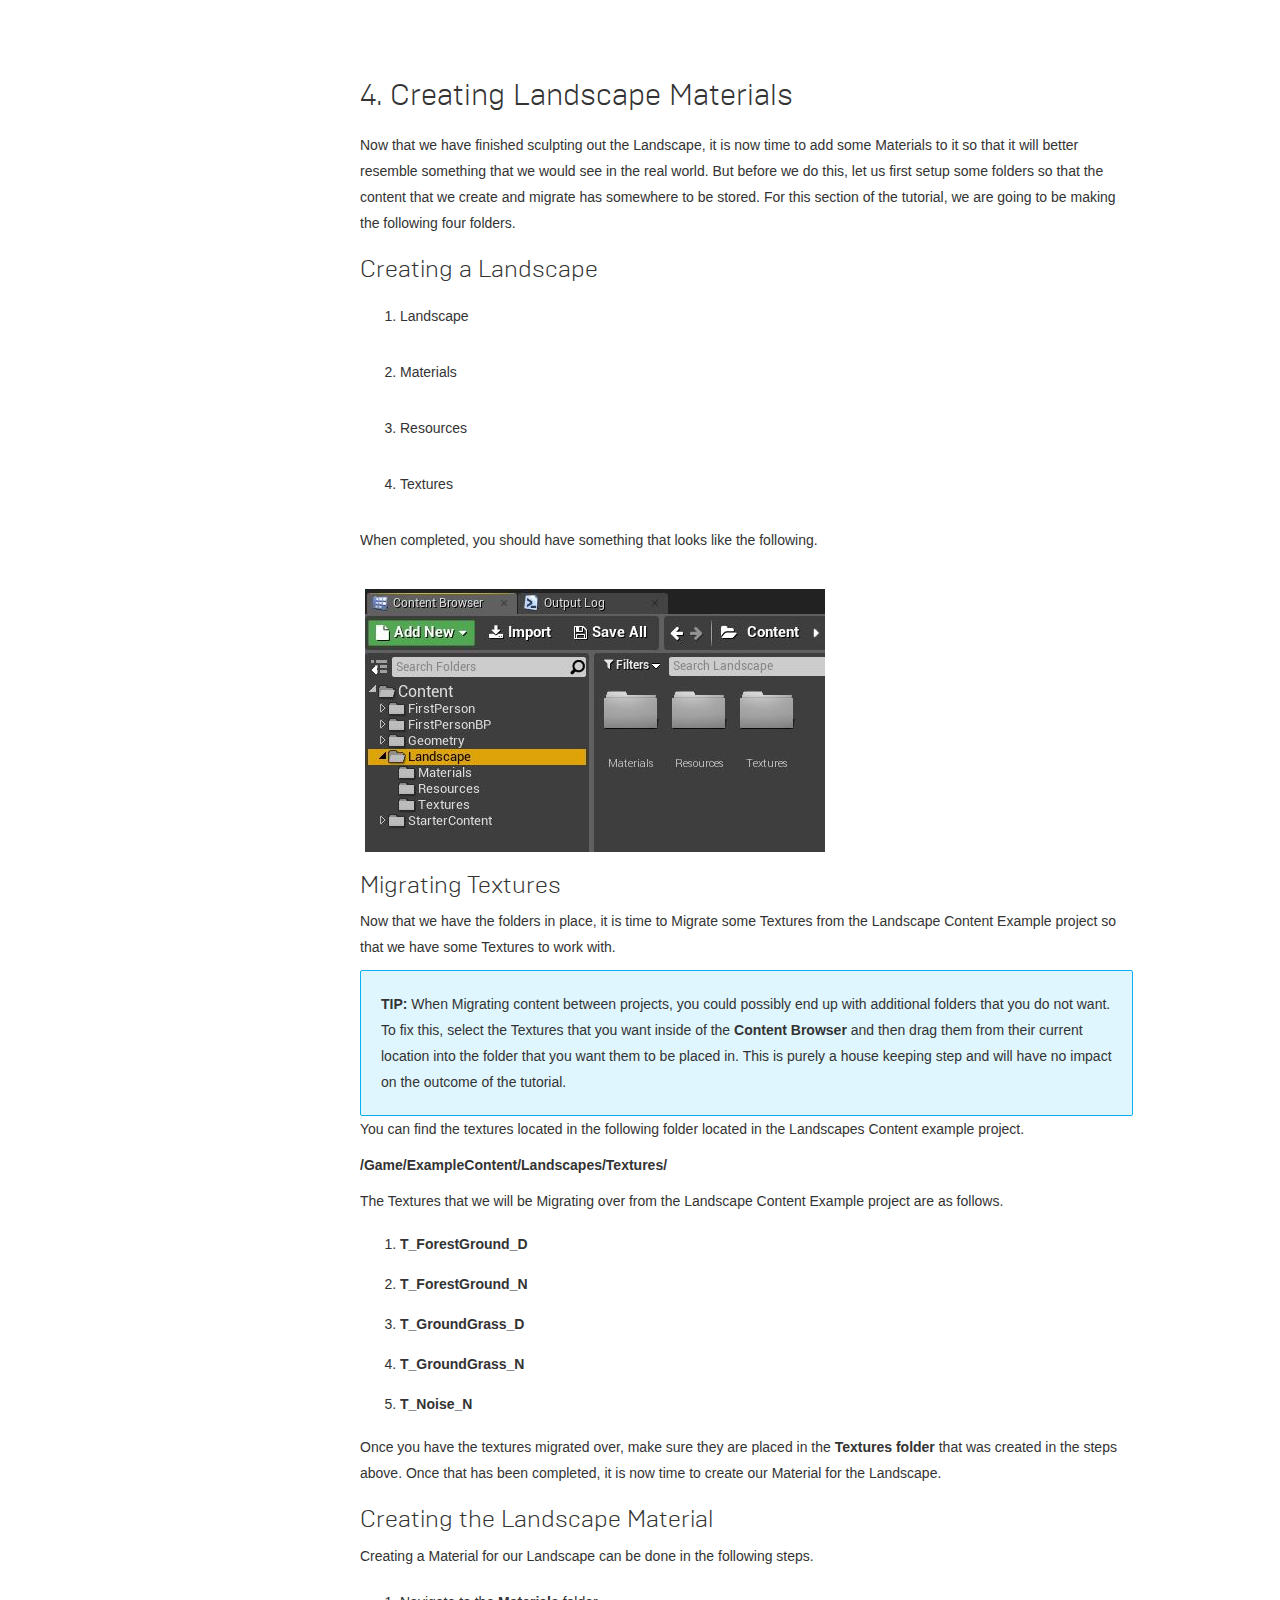
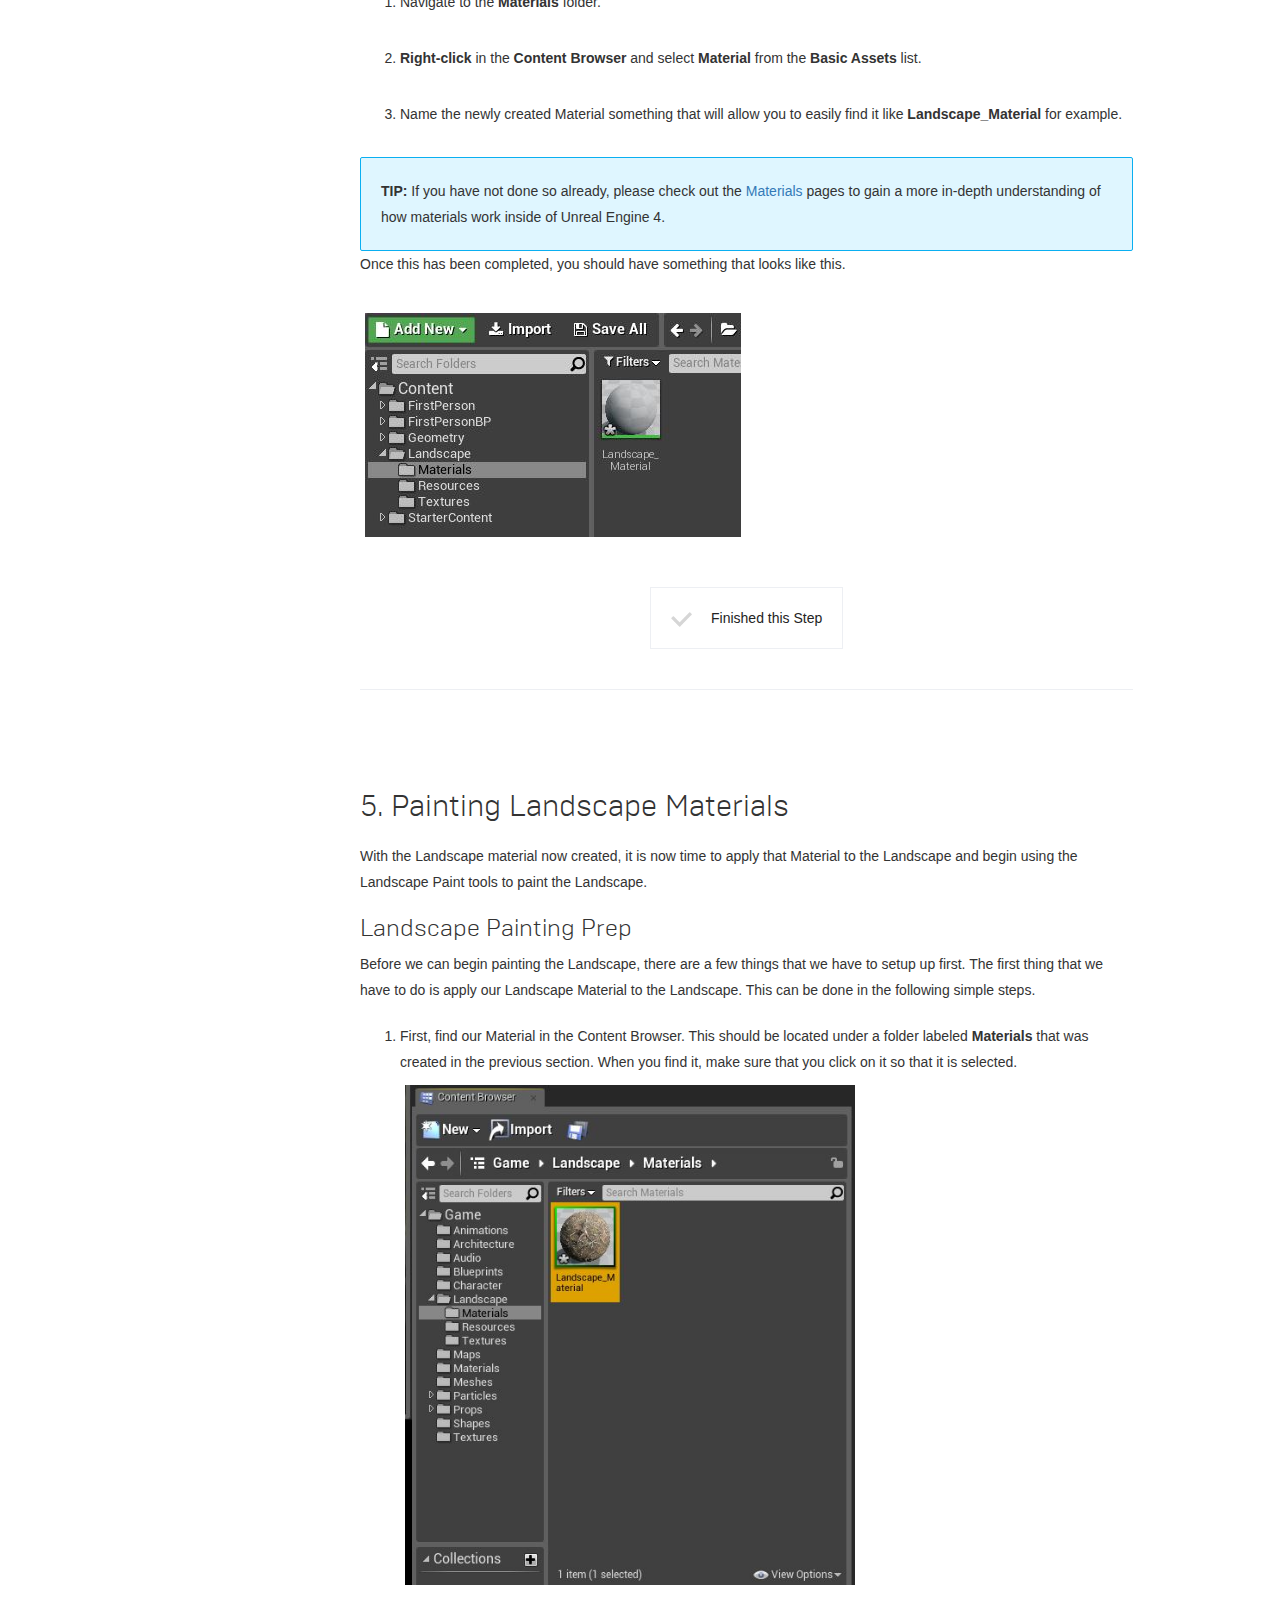
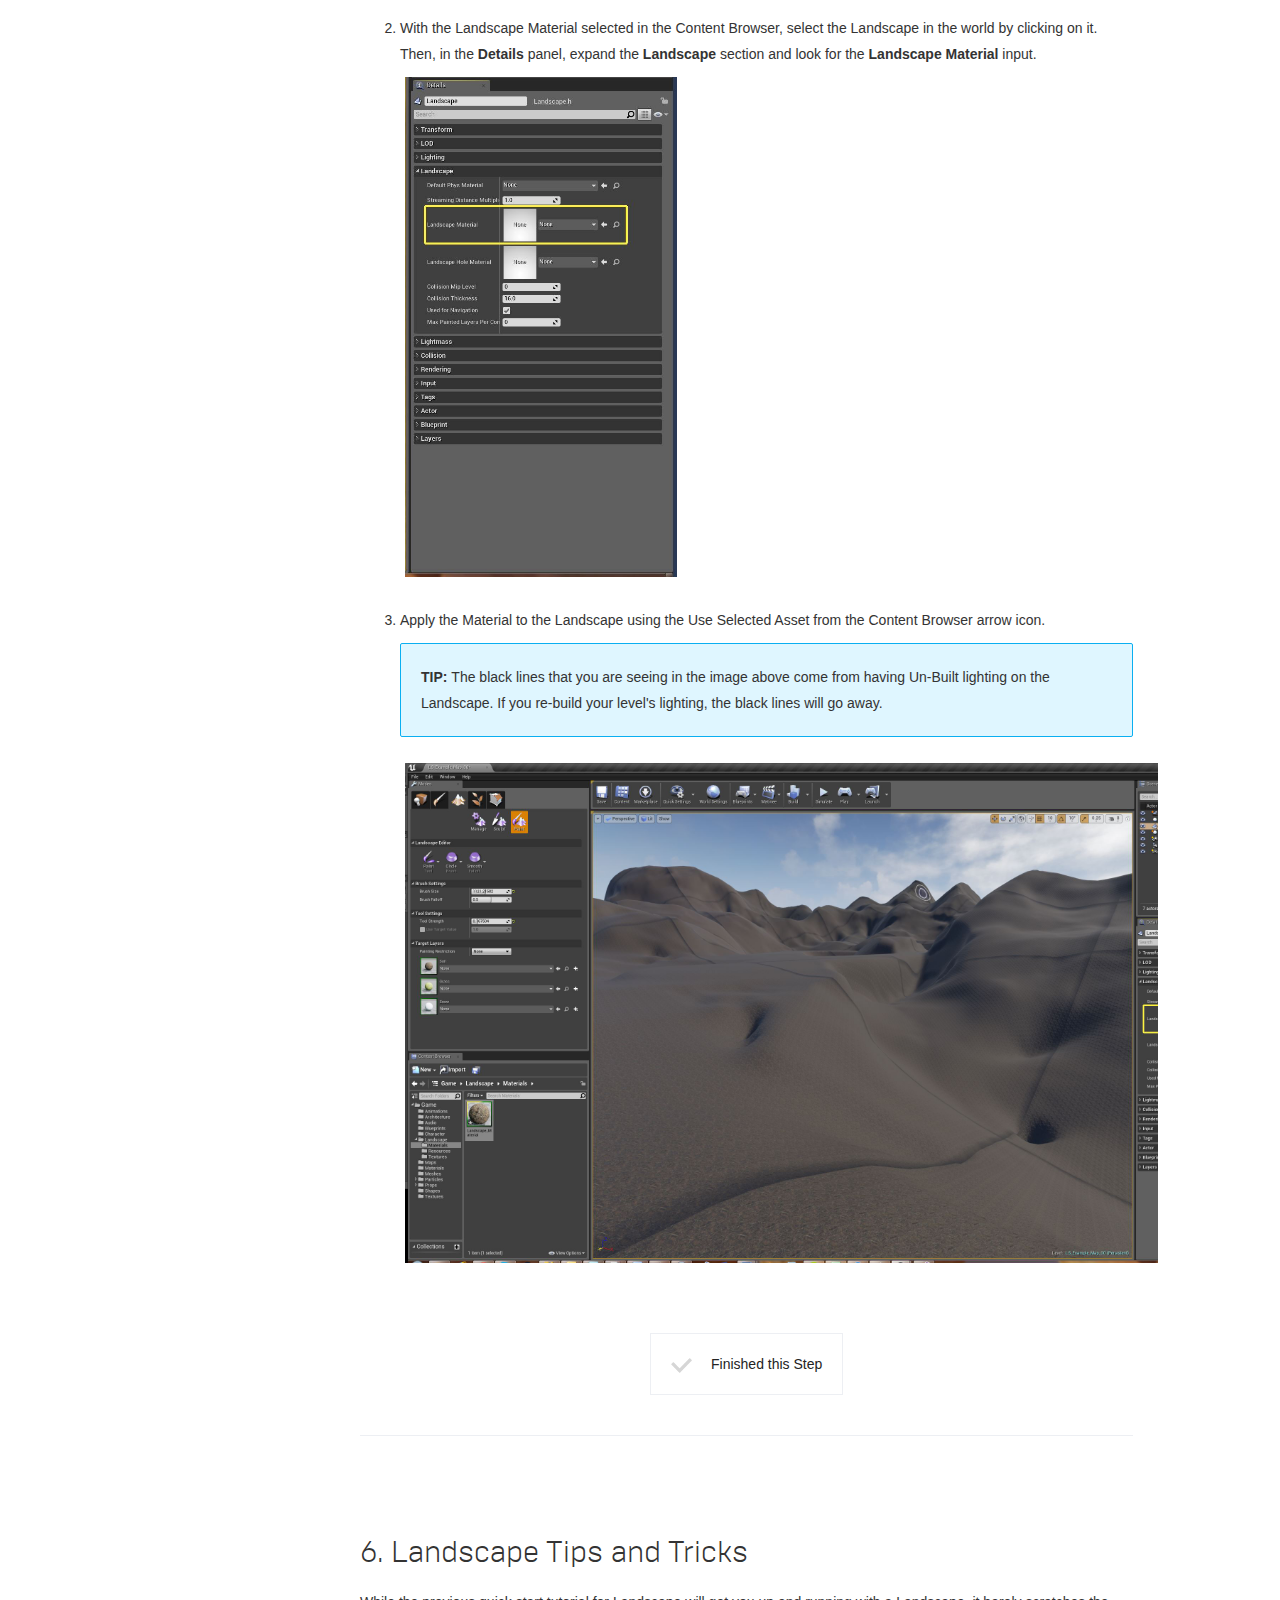
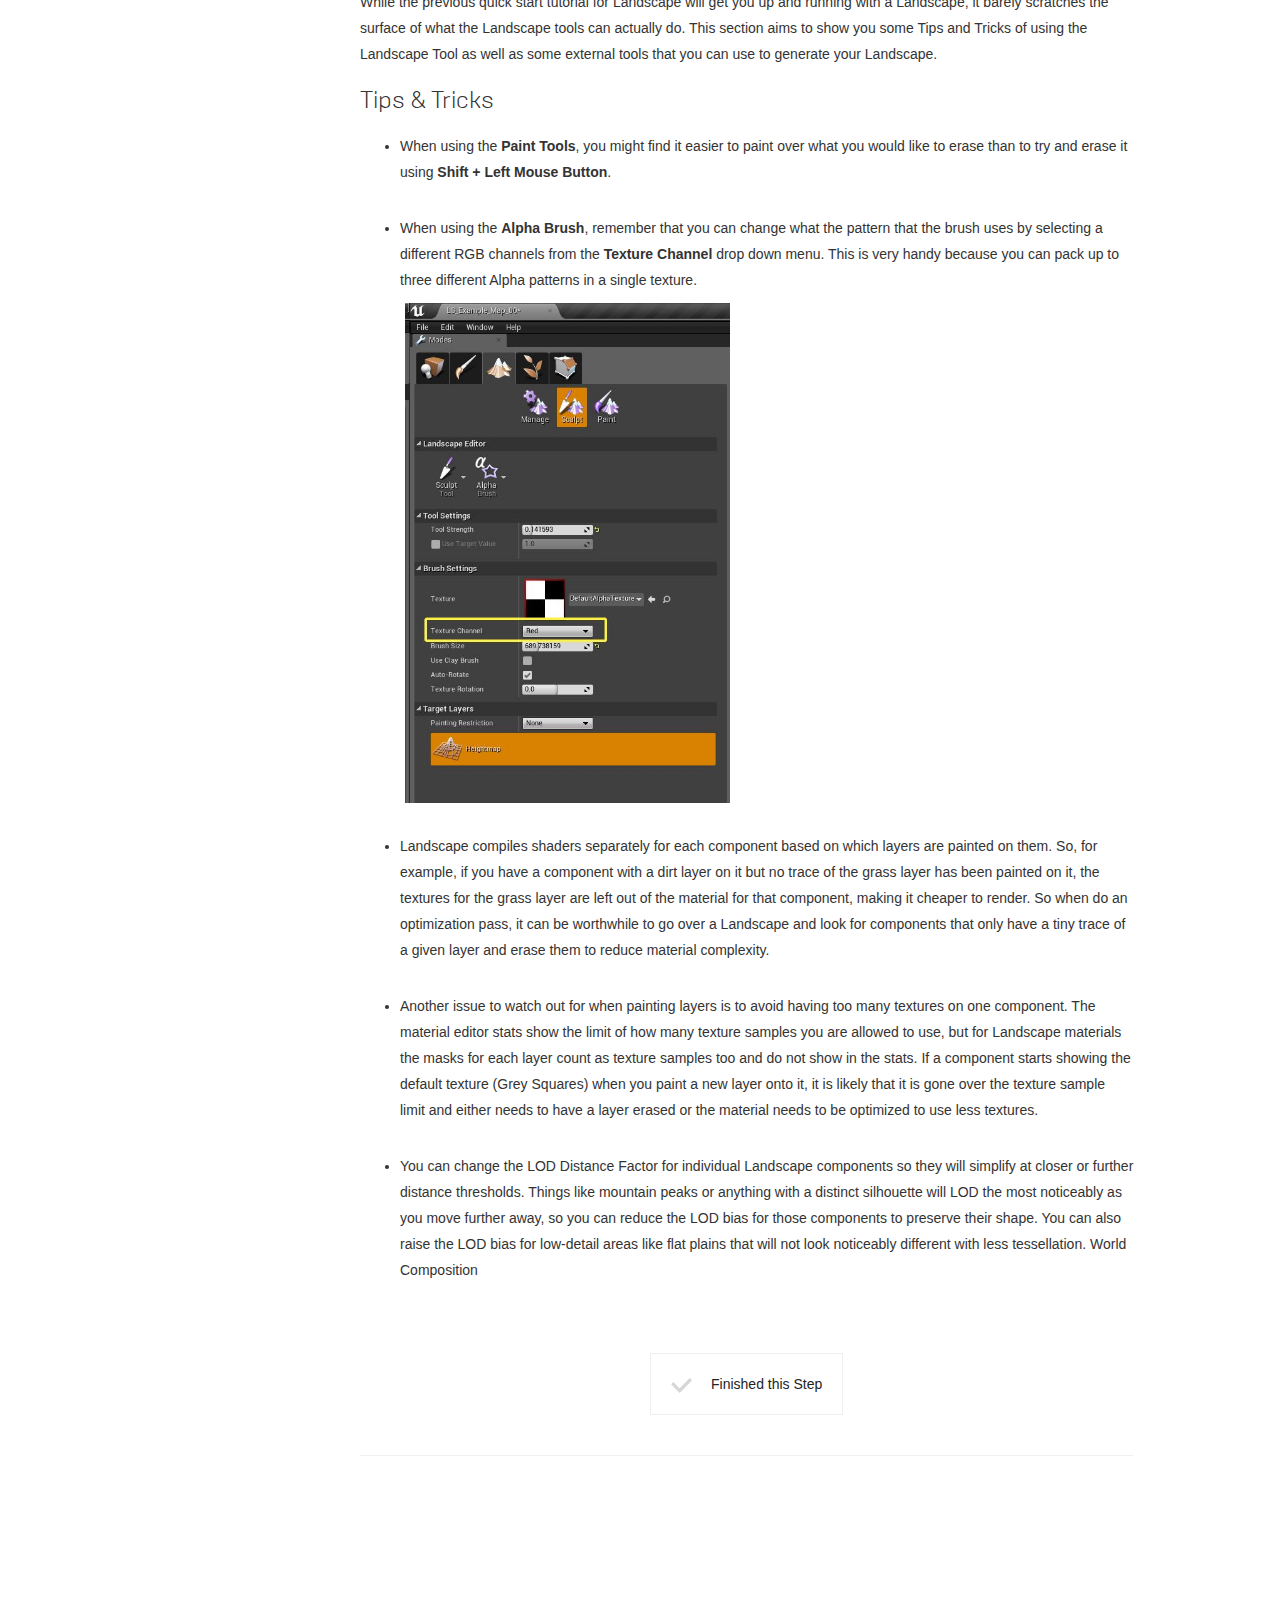
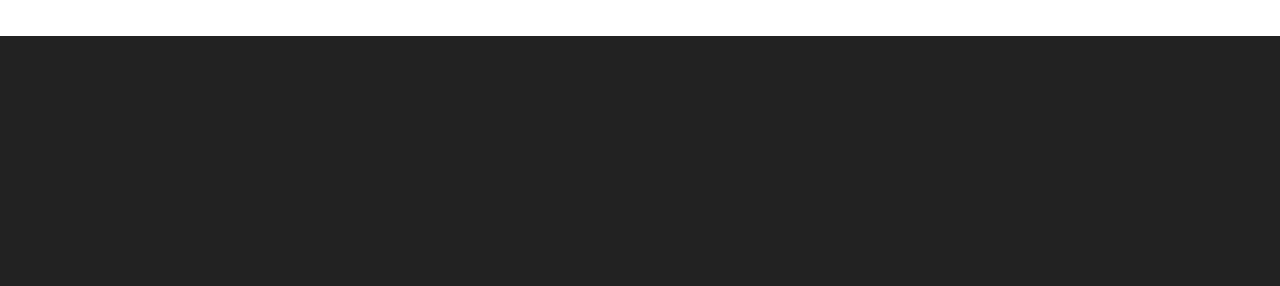
<file: docs/sequential.html>
<!DOCTYPE html>
<html>
<head>
    <meta charset="UTF-8">
    <meta name="viewport" content="width=device-width, initial-scale=1, maximum-scale=1, user-scalable=no">
    <title>Docs</title>
    <link rel="stylesheet" href="https://maxcdn.bootstrapcdn.com/bootstrap/3.3.5/css/bootstrap.min.css">
    <link href="https://fonts.googleapis.com/css?family=Open+Sans:300,400,600,700,800" rel="stylesheet">
    <link rel="stylesheet" href="assets/stylesheets/css/base.css">
</head>

<body>
    <nav id="global-nav"></nav>
    <div class="top-header">
        <div class="top">
            <div class="row">
                <div class="col-xs-12 col-md-6">
                    <h1>Unreal Engine Documentation</h1>
                </div>
                <div class="col-xs-12 col-md-6">
                    <div class="search-wrapper">
                        <input placeholder="Search User Manual" />
                    </div>
                </div>
            </div>
        </div>
        <div class="bottom">
            <ul class="breadcrumbs">
                <li><a href="index.html">Home</a></li>
                <li><a href="">Get Started with UE4</a></li>
                <li>Landscape Quick Start Guide</li>
            </ul>
        </div>


    </div>
    <div class="container-fluid">
        <div class="row">
            <div class="hidden-xs hidden-sm col-md-3">
                <aside id="sideNav">
                    <h6>On this Page:</h6>
                    <ul id="menu" class="sequential">
                        <li><a data-item="one" class="links" href="#">1. Working With the Landscape Tools</a></li>
                        <li><a data-item="two" class="links" href="#">2. Creating New Landscape</a></li>
                        <li><a data-item="three" class="links" href="#">3. Sculpting the Landscape</a></li>
                        <li><a data-item="four" class="links" href="#">4. Creating Landscape Materials</a></li>
                        <li><a data-item="five" class="links" href="#">5. Painting Landscape Materials</a></li>
                        <li><a data-item="six" class="links" href="#">6. Landscape Tips and Tricks</a></li>
                    </ul>
                </aside>
            </div>
            <div class="col-xs-12 col-md-8">

                <section id="wrapper">
                    <div id="one" class="content">
                        <div class="content-bar">
                            <div class="version-tag"> 4.16x</div>
                            <div class="os-toggle"><span class="windows"></span></div>
                        </div>
                        <h2>1. Working With the Landscape Tools</h2>
                        <h6>Last edited: 8/9/2017</h6>
                        <p>Creating a <strong>Landscape</strong> inside of Unreal Engine 4 (UE4) can be done in a few simple steps. But before we dive into creating our first Landscape, let us first familiarize ourselves with some of the tools and keyboard inputs that are most commonly used to interact with the Landscape system.</p>
                        <h3>Opening the Landscape Tool</h3>
                        <p><img src="assets/images/content/tiles/Landscape_ModesPanel.jpg" class="inline" /></p>
                        <p>All of the tools that are used to interact with the Landscape system can be found under the Landscape icon that is located on the Modes Tool Bar. To enable the Landscape tools click on the icon that looks like mountains.</p>
                        <h3>Manage, Sculpt, and Paint Mode</h3>
                        <p>The Landscape tool has three modes, <strong>Manage, Sculpt,</strong> and <strong>Paint</strong> that are accessible by clicking on their icons at the top of the Landscape's toolbar window. Each mode will allow you to interact with the Landscape in a different manner. Here is a very quick rundown of what each mode allow you to do.</p>
                        <p><img src="assets/images/content/tiles/Landscape_Modes.jpg" class="inline" /></p>

                        <div class="finish-row">
                            <a href="#" class="finish">Finished this Step</a>
                        </div>
                    </div>

                    <div id="two" class="content">
                        <h2>2. Creating a new Landscape</h2>
                        <p>Creating a new Landscape is actually a simple process that we will be going over in the next few steps. However before we begin to create our Landscape, lets first create a new project <strong>Blueprint First Person Project</strong>. If you are unfamiliar with how to create a new project, please check out the following page on how to Create a New Project</p>
                        <h3>Creating a Landscape</h3>
                        <ol>
                            <li>
                                <p>First, create a new Blueprint First Person project if you have not done so already. While you can use other templates for this tutorial, the <strong>Blueprint First Person Project</strong> will make it a little easier to inspect your Landscape.</p>
                                <p><img src="assets/images/content/tiles/T_Creating_a_new_FPS_BP_Project.jpg" class="inline" /></p>
                            </li>
                            <li>
                                <p>Once you have created your new project and the editor has been loaded, create a new level using <strong>File->New Level</strong> and select the <strong>Default Level</strong> from the New Level Template.</p>
                                <p><img src="assets/images/content/tiles/T_Creating_A_New_Level.jpg" class="inline" /></p>
                            </li>
                            <li>
                                <p>With your new level now created, select the <strong>Floor</strong> from the level and press the <strong>Delete</strong> key to remove it from the level.</p>
                                <div class="callout tip">
                                    <strong>TIP:</strong>
                                    <p>Make sure that you select your player start and move it up slightly in the Z axis. This will make sure that your player does not start under your newly created Landscape.</p>
                                </div>
                                <p><br/><img src="assets/images/content/tiles/T_Blank_Level.jpg" class="inline" /></p>
                            </li>
                        </ol>
                        <div class="finish-row">
                            <a href="#" class="finish">Finished this Step</a>
                        </div>
                    </div>
                    <div id="three" class="content">
                        <h2>3. Sculpting the Landscape</h2>
                        <p>Sculpting the <strong>Landscape</strong> is a rather easy but time consuming process. All of the tools used for sculpting can be found under the Sculpt icon in the Landscape tools. If you would like to know more about what each of the Sculpting Tools does in detail, you can read the Sculpt Mode page. For quick reference, here is a list of the most common key and mouse interactions that are used when sculpting the Landscape.</p>
                        <p>For this part of the Landscape tutorial, we are going to start with a completely flat section of the Landscape and then build up the details as we go along. The goal here is not to exactly mimic what was created in the tutorial but to get you familiar and comfortable with using the various Landscape tools.</p>
                        <div class="callout tip">
                            <strong>TIP:</strong>
                            <p>There could be a lot of various reasons as to why what you do in this tutorial does not come out exactly the same as what you see in the following screen shots. Working with the Landscape tools requires a lot of trial and error so your results will vary, sometimes greatly, from what you are seeing in the following set of images. The most important thing to get out of this tutorial is to understand how each of the Landscape tools work and how all the tools work together to give you the final product.</p>
                        </div>
                        <ol>
                            <li>
                                <p>To begin, first find a section of the Landscape that you would like to work with. For this tutorial, we are not going to be filling in the entire Landscape but just a section of it. For ease of use, you should set a camera bookmark by pressing <strong>Ctrl + 1</strong> on the keyboard. This will set a camera bookmark which will make it easier for you to gauge how your Landscape is coming along by giving you a camera view to always come back to. At any time during your editor session, if you press the 1 Key, your camera will be returned to the exact same position that you set.</p>
                                <p><img src="assets/images/content/tiles/T_Landscape_Flat.jpg" class="inline" /></p>
                            </li>
                            <li>
                                <p>Now with the bookmark set, begin painting in the larger details for hills and valleys using the <strong>Sculpt Tool</strong>. You can find the brush size and strength settings that were used for this step listed below and when completed, you should have something that looks like the following.</p>
                                <div class="callout tip">
                                    <strong>TIP:</strong>
                                    <p>Remember that you use Left Mouse Button to raise the Landscape height and Shift + Left Mouse Button will lower the height of the Landscape.</p>
                                </div>
                                <p><br/><img src="assets/images/content/tiles/T_Landscape_Sculpt_Tool.jpg" class="inline" /></p>
                            </li>
                            <li>
                                <p>With the hills and valleys now blocked out, it is time to use the Smooth Tool to help refine the look and feel of them. You can find the brush size and strength settings that were used for this step listed below and when completed, you should have something that looks like the following.</p>
                                <p><br/><img src="assets/images/content/tiles/T_Landscape_Smooth.jpg" class="inline" /></p>

                            </li>
                        </ol>
                        <div class="finish-row">
                            <a href="#" class="finish">Finished this Step</a>
                        </div>
                    </div>
                    <div id="four" class="content">
                        <h2>4. Creating Landscape Materials</h2>
                        <p>Now that we have finished sculpting out the Landscape, it is now time to add some Materials to it so that it will better resemble something that we would see in the real world. But before we do this, let us first setup some folders so that the content that we create and migrate has somewhere to be stored. For this section of the tutorial, we are going to be making the following four folders.</p>

                        <h3>Creating a Landscape</h3>
                        <ol>
                            <li>
                                <p>Landscape</p>
                            </li>
                            <li>
                                <p>Materials</p>
                            </li>
                            <li>
                                <p>Resources</p>
                            </li>
                            <li>
                                <p>Textures</p>
                            </li>
                        </ol>
                        <p>When completed, you should have something that looks like the following.</p>
                        <p><br/><img src="assets/images/content/tiles/T_Landscape_Folders.jpg" class="inline" /></p>
                        <h3>Migrating Textures</h3>
                        <p>Now that we have the folders in place, it is time to Migrate some Textures from the Landscape Content Example project so that we have some Textures to work with.</p>
                        <div class="callout tip">
                            <strong>TIP:</strong>
                            <p>When Migrating content between projects, you could possibly end up with additional folders that you do not want. To fix this, select the Textures that you want inside of the <strong>Content Browser</strong> and then drag them from their current location into the folder that you want them to be placed in. This is purely a house keeping step and will have no impact on the outcome of the tutorial.</p>
                        </div>
                        <p>You can find the textures located in the following folder located in the Landscapes Content example project.</p>
                        <p><strong>/Game/ExampleContent/Landscapes/Textures/</strong></p>
                        <p>The Textures that we will be Migrating over from the Landscape Content Example project are as follows.</p>
                        <ol>
                            <li><strong>T_ForestGround_D</strong></li>
                            <li><strong>T_ForestGround_N</strong></li>
                            <li><strong>T_GroundGrass_D</strong></li>
                            <li><strong>T_GroundGrass_N</strong></li>
                            <li><strong>T_Noise_N</strong></li>
                        </ol>
                        <p>Once you have the textures migrated over, make sure they are placed in the <strong>Textures folder</strong> that was created in the steps above. Once that has been completed, it is now time to create our Material for the Landscape.</p>
                        <h3>Creating the Landscape Material</h3>
                        <p>Creating a Material for our Landscape can be done in the following steps.</p>
                        <ol ><li><p>Navigate to the <strong>Materials</strong> folder.
                        </p></li><li><p><strong>Right-click</strong> in the <strong>Content Browser</strong> and select <strong>Material</strong> from the <strong>Basic Assets</strong> list.
                        </p></li><li><p>Name the newly created Material something that will allow you to easily find it like <strong>Landscape_Material</strong> for example.
                        </p></li></ol>
                        <div class="callout tip">
                            <strong>TIP:</strong>
                            <p>If you have not done so already, please check out the <a id="content_link" href="#" ><span>Materials</span></a>
                                pages to gain a more in-depth understanding of how materials work inside of Unreal Engine 4.
                            </p>
                        </div>
                        <p>Once this has been completed, you should have something that looks like this.</p>
                        <p><br/><img src="assets/images/content/tiles/T_Landscape_Create_New_Material.jpg" class="inline" /></p>
                        <div class="finish-row">
                            <a href="#" class="finish">Finished this Step</a>
                        </div>
                    </div>
                    <div id="five" class="content">
                        <h2>5. Painting Landscape Materials</h2>
                        <p>With the Landscape material now created, it is now time to apply that Material to the Landscape and begin using the Landscape Paint tools to paint the Landscape.</p>
                        <h3>Landscape Painting Prep</h3>
                        <p>Before we can begin painting the Landscape, there are a few things that we have to setup up first. The first thing that we have to do is apply our Landscape Material to the Landscape. This can be done in the following simple steps.</p>
                        <ol>
                            <li>
                                <p>First, find our Material in the Content Browser. This should be located under a folder labeled <strong>Materials</strong> that was created in the previous section. When you find it, make sure that you click on it so that it is selected.</p>
                                <p><img src="assets/images/content/tiles/T_Landscape_Materail_In_CB.jpg" class="inline" /></p>
                            </li>
                            <li>
                                <p>With the Landscape Material selected in the Content Browser, select the Landscape in the world by clicking on it. Then, in the <strong>Details</strong> panel, expand the <strong>Landscape</strong> section and look for the <strong>Landscape Material</strong> input.</p>
                                <p><img src="assets/images/content/tiles/T_Landscape_Material_Input.jpg" class="inline" /></p>
                            </li>
                            <li>
                                <p>Apply the Material to the Landscape using the Use Selected Asset from the Content Browser arrow icon.</p>
                                <div class="callout tip">
                                    <strong>TIP:</strong>
                                    <p>The black lines that you are seeing in the image above come from having Un-Built lighting on the Landscape. If you re-build your level's lighting, the black lines will go away.</p>
                                </div>
                                <p><br/><img src="assets/images/content/tiles/T_Landscape_With_Material_Applied.jpg" class="inline" /></p>
                            </li>
                        </ol>
                        <div class="finish-row">
                            <a href="#" class="finish">Finished this Step</a>
                        </div>
                    </div>
                    <div id="six" class="content">
                        <h2>6. Landscape Tips and Tricks</h2>
                        <p>While the previous quick start tutorial for Landscape will get you up and running with a Landscape, it barely scratches the surface of what the Landscape tools can actually do. This section aims to show you some Tips and Tricks of using the Landscape Tool as well as some external tools that you can use to generate your Landscape.</p>
                        <h3>Tips & Tricks</h3>
                        <ul>
                            <li>
                                <p>When using the <strong>Paint Tools</strong>, you might find it easier to paint over what you would like to erase than to try and erase it using <strong>Shift + Left Mouse Button</strong>.</p>
                            </li>
                            <li>
                                <p>When using the <strong>Alpha Brush</strong>, remember that you can change what the pattern that the brush uses by selecting a different RGB channels from the <strong>Texture Channel</strong> drop down menu. This is very handy because you can pack up to three different Alpha patterns in a single texture.</p>
                                <p><img src="assets/images/content/tiles/T_Landscape_Tips_Tricks_00.jpg" class="inline" /></p>
                            </li>
                            <li>
                                <p>Landscape compiles shaders separately for each component based on which layers are painted on them. So, for example, if you have a component with a dirt layer on it but no trace of the grass layer has been painted on it, the textures for the grass layer are left out of the material for that component, making it cheaper to render. So when do an optimization pass, it can be worthwhile to go over a Landscape and look for components that only have a tiny trace of a given layer and erase them to reduce material complexity.</p>
                            </li>
                            <li>
                                <p>Another issue to watch out for when painting layers is to avoid having too many textures on one component. The material editor stats show the limit of how many texture samples you are allowed to use, but for Landscape materials the masks for each layer count as texture samples too and do not show in the stats. If a component starts showing the default texture (Grey Squares) when you paint a new layer onto it, it is likely that it is gone over the texture sample limit and either needs to have a layer erased or the material needs to be optimized to use less textures.</p>
                            </li>
                            <li>
                                <p>You can change the LOD Distance Factor for individual Landscape components so they will simplify at closer or further distance thresholds. Things like mountain peaks or anything with a distinct silhouette will LOD the most noticeably as you move further away, so you can reduce the LOD bias for those components to preserve their shape. You can also raise the LOD bias for low-detail areas like flat plains that will not look noticeably different with less tessellation.
                                    World Composition</p>
                            </li>
                        </ul>
                        <div class="finish-row">
                            <a href="#" class="finish">Finished this Step</a>
                        </div>
                    </div>
                </section>
            </div>
        </div>
    </div>
    <script src='assets/javascript/vendor/jquery-1.11.3.min.js'></script>
    <script src="assets/javascript/bootstrap.js"></script>
</body>
</html>
</file>
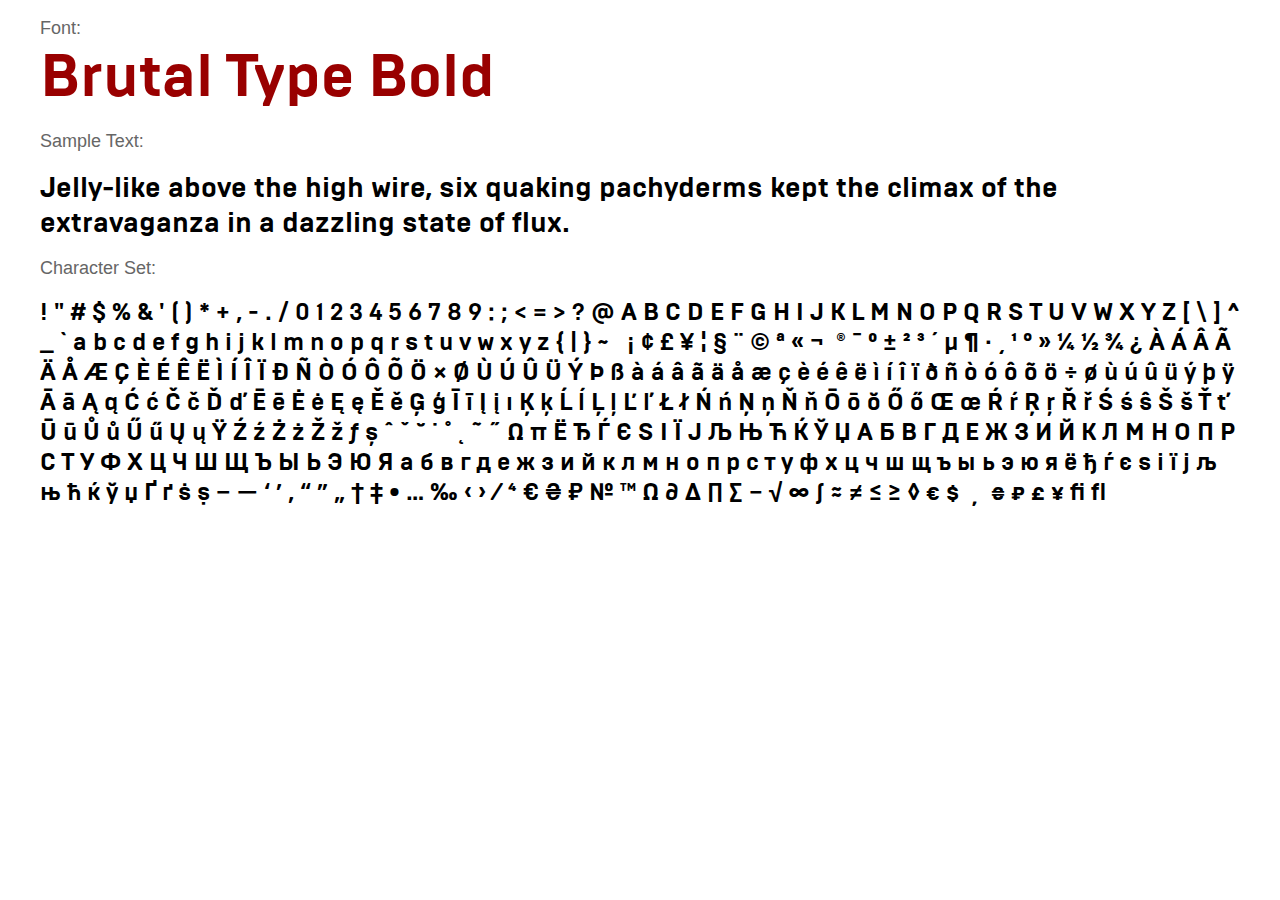
<file: docs/assets/stylesheets/fonts/brutal/BrutalType-Bold/BrutalType-Bold.html>
<!DOCTYPE html PUBLIC "-//W3C//DTD XHTML 1.0 Strict//EN"
	"http://www.w3.org/TR/xhtml1/DTD/xhtml1-strict.dtd">

<html xmlns="http://www.w3.org/1999/xhtml" xml:lang="en" lang="en">
<head>
	<meta http-equiv="Content-Type" content="text/html; charset=1252"/>

	<title>Font Face Demo</title>
	<link rel="stylesheet" href="BrutalType-Bold.css" type="text/css" charset="utf-8">
	<style type="text/css" media="screen">
		body {font-family: Helvetica, Arial, sans-serif; color:#333333;}
		.BrutalTypeBold {
			font-family: 'BrutalTypeBold';
			font-weight: normal;
			font-style: normal;
			color:#000000;
		}

		.caption {
			font-size: 18px;
			color:#666666;
		}
		.FontName {
			font-size: 60px;
		}
		.CopyrightFont {
			font-size: 10px;
		}
		#container {
			width: 1200px;
			margin-left: auto;
			margin-right: auto;
			overflow: none;
		}
		.samplebox {
			white-space:wrap;
			margin-top:10px;
			margin-bottom: 0px;
		}
	</style>
</head>
<body>
	<div id="container">
<p class="caption">
Font: <br>

<span class="BrutalTypeBold samplebox" style="font-size:60px; color:#990000">
Brutal Type Bold</span></p>

<p class="caption">
Sample Text:</p>
<p class="BrutalTypeBold samplebox" style="font-size:28px">
Jelly-like above the high wire, six quaking pachyderms kept the climax of the extravaganza in a dazzling state of flux.<br></p>

<p class="caption">
Character Set:</p>

<p class="BrutalTypeBold samplebox" style="font-size:24px;">
&#33; &#34; &#35; &#36; &#37; &#38; &#39; &#40; &#41; &#42; &#43; &#44; &#45; &#46; &#47; &#48; &#49; &#50; &#51; &#52; &#53; &#54; &#55; &#56; &#57; &#58; &#59; &#60; &#61; &#62; &#63; &#64; &#65; &#66; &#67; &#68; &#69; &#70; &#71; &#72; &#73; &#74; &#75; &#76; &#77; &#78; &#79; &#80; &#81; &#82; &#83; &#84; &#85; &#86; &#87; &#88; &#89; &#90; &#91; &#92; &#93; &#94; &#95; &#96; &#97; &#98; &#99; &#100; &#101; &#102; &#103; &#104; &#105; &#106; &#107; &#108; &#109; &#110; &#111; &#112; &#113; &#114; &#115; &#116; &#117; &#118; &#119; &#120; &#121; &#122; &#123; &#124; &#125; &#126; &#160; &#161; &#162; &#163; &#165; &#166; &#167; &#168; &#169; &#170; &#171; &#172; &#173; &#174; &#175; &#176; &#177; &#178; &#179; &#180; &#181; &#182; &#183; &#184; &#185; &#186; &#187; &#188; &#189; &#190; &#191; &#192; &#193; &#194; &#195; &#196; &#197; &#198; &#199; &#200; &#201; &#202; &#203; &#204; &#205; &#206; &#207; &#208; &#209; &#210; &#211; &#212; &#213; &#214; &#215; &#216; &#217; &#218; &#219; &#220; &#221; &#222; &#223; &#224; &#225; &#226; &#227; &#228; &#229; &#230; &#231; &#232; &#233; &#234; &#235; &#236; &#237; &#238; &#239; &#240; &#241; &#242; &#243; &#244; &#245; &#246; &#247; &#248; &#249; &#250; &#251; &#252; &#253; &#254; &#255; &#256; &#257; &#260; &#261; &#262; &#263; &#268; &#269; &#270; &#271; &#274; &#275; &#278; &#279; &#280; &#281; &#282; &#283; &#290; &#291; &#298; &#299; &#302; &#303; &#305; &#310; &#311; &#313; &#314; &#315; &#316; &#317; &#318; &#321; &#322; &#323; &#324; &#325; &#326; &#327; &#328; &#332; &#333; &#335; &#336; &#337; &#338; &#339; &#340; &#341; &#342; &#343; &#344; &#345; &#346; &#347; &#349; &#352; &#353; &#356; &#357; &#362; &#363; &#366; &#367; &#368; &#369; &#370; &#371; &#376; &#377; &#378; &#379; &#380; &#381; &#382; &#402; &#537; &#710; &#711; &#728; &#729; &#730; &#731; &#732; &#733; &#937; &#960; &#1025; &#1026; &#1027; &#1028; &#1029; &#1030; &#1031; &#1032; &#1033; &#1034; &#1035; &#1036; &#1038; &#1039; &#1040; &#1041; &#1042; &#1043; &#1044; &#1045; &#1046; &#1047; &#1048; &#1049; &#1050; &#1051; &#1052; &#1053; &#1054; &#1055; &#1056; &#1057; &#1058; &#1059; &#1060; &#1061; &#1062; &#1063; &#1064; &#1065; &#1066; &#1067; &#1068; &#1069; &#1070; &#1071; &#1072; &#1073; &#1074; &#1075; &#1076; &#1077; &#1078; &#1079; &#1080; &#1081; &#1082; &#1083; &#1084; &#1085; &#1086; &#1087; &#1088; &#1089; &#1090; &#1091; &#1092; &#1093; &#1094; &#1095; &#1096; &#1097; &#1098; &#1099; &#1100; &#1101; &#1102; &#1103; &#1105; &#1106; &#1107; &#1108; &#1109; &#1110; &#1111; &#1112; &#1113; &#1114; &#1115; &#1116; &#1118; &#1119; &#1168; &#1169; &#7777; &#7779; &#8211; &#8212; &#8216; &#8217; &#8218; &#8220; &#8221; &#8222; &#8224; &#8225; &#8226; &#8230; &#8240; &#8249; &#8250; &#8260; &#8324; &#8364; &#8372; &#8381; &#8470; &#8482; &#8486; &#8706; &#8710; &#8719; &#8721; &#8722; &#8730; &#8734; &#8747; &#8776; &#8800; &#8804; &#8805; &#9674; &#63054; &#63059; &#63171; &#63265; &#63266; &#63269; &#63271; &#64257; &#64258; &#65279; </p>

</body>
</html>
</file>
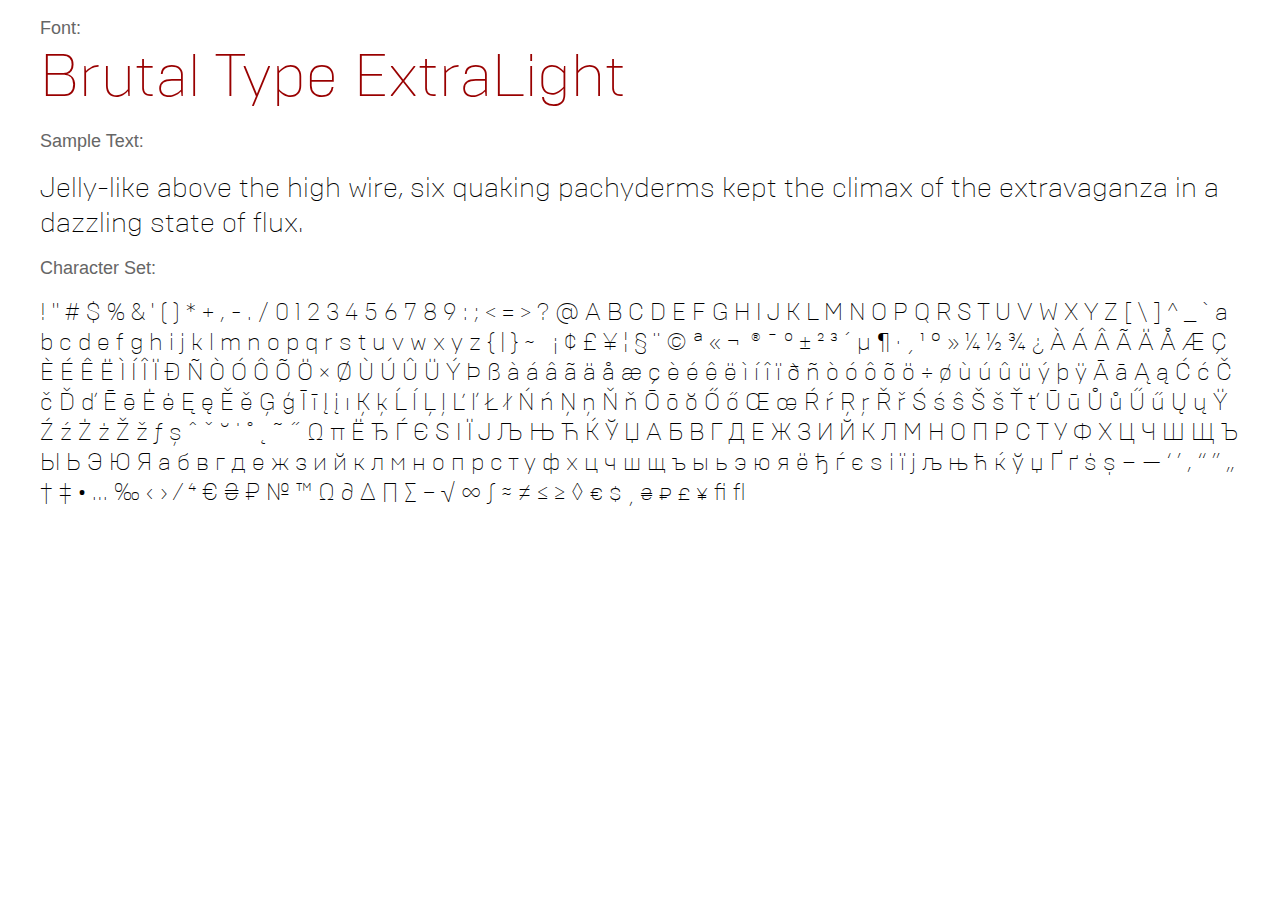
<file: docs/assets/stylesheets/fonts/brutal/BrutalType-ExtraLight/BrutalType-ExtraLight.html>
<!DOCTYPE html PUBLIC "-//W3C//DTD XHTML 1.0 Strict//EN"
	"http://www.w3.org/TR/xhtml1/DTD/xhtml1-strict.dtd">

<html xmlns="http://www.w3.org/1999/xhtml" xml:lang="en" lang="en">
<head>
	<meta http-equiv="Content-Type" content="text/html; charset=1252"/>

	<title>Font Face Demo</title>
	<link rel="stylesheet" href="BrutalType-ExtraLight.css" type="text/css" charset="utf-8">
	<style type="text/css" media="screen">
		body {font-family: Helvetica, Arial, sans-serif; color:#333333;}
		.BrutalTypeExtraLight {
			font-family: 'BrutalTypeExtraLight';
			font-weight: normal;
			font-style: normal;
			color:#000000;
		}

		.caption {
			font-size: 18px;
			color:#666666;
		}
		.FontName {
			font-size: 60px;
		}
		.CopyrightFont {
			font-size: 10px;
		}
		#container {
			width: 1200px;
			margin-left: auto;
			margin-right: auto;
			overflow: none;
		}
		.samplebox {
			white-space:wrap;
			margin-top:10px;
			margin-bottom: 0px;
		}
	</style>
</head>
<body>
	<div id="container">
<p class="caption">
Font: <br>

<span class="BrutalTypeExtraLight samplebox" style="font-size:60px; color:#990000">
Brutal Type ExtraLight</span></p>

<p class="caption">
Sample Text:</p>
<p class="BrutalTypeExtraLight samplebox" style="font-size:28px">
Jelly-like above the high wire, six quaking pachyderms kept the climax of the extravaganza in a dazzling state of flux.<br></p>

<p class="caption">
Character Set:</p>

<p class="BrutalTypeExtraLight samplebox" style="font-size:24px;">
&#33; &#34; &#35; &#36; &#37; &#38; &#39; &#40; &#41; &#42; &#43; &#44; &#45; &#46; &#47; &#48; &#49; &#50; &#51; &#52; &#53; &#54; &#55; &#56; &#57; &#58; &#59; &#60; &#61; &#62; &#63; &#64; &#65; &#66; &#67; &#68; &#69; &#70; &#71; &#72; &#73; &#74; &#75; &#76; &#77; &#78; &#79; &#80; &#81; &#82; &#83; &#84; &#85; &#86; &#87; &#88; &#89; &#90; &#91; &#92; &#93; &#94; &#95; &#96; &#97; &#98; &#99; &#100; &#101; &#102; &#103; &#104; &#105; &#106; &#107; &#108; &#109; &#110; &#111; &#112; &#113; &#114; &#115; &#116; &#117; &#118; &#119; &#120; &#121; &#122; &#123; &#124; &#125; &#126; &#160; &#161; &#162; &#163; &#165; &#166; &#167; &#168; &#169; &#170; &#171; &#172; &#173; &#174; &#175; &#176; &#177; &#178; &#179; &#180; &#181; &#182; &#183; &#184; &#185; &#186; &#187; &#188; &#189; &#190; &#191; &#192; &#193; &#194; &#195; &#196; &#197; &#198; &#199; &#200; &#201; &#202; &#203; &#204; &#205; &#206; &#207; &#208; &#209; &#210; &#211; &#212; &#213; &#214; &#215; &#216; &#217; &#218; &#219; &#220; &#221; &#222; &#223; &#224; &#225; &#226; &#227; &#228; &#229; &#230; &#231; &#232; &#233; &#234; &#235; &#236; &#237; &#238; &#239; &#240; &#241; &#242; &#243; &#244; &#245; &#246; &#247; &#248; &#249; &#250; &#251; &#252; &#253; &#254; &#255; &#256; &#257; &#260; &#261; &#262; &#263; &#268; &#269; &#270; &#271; &#274; &#275; &#278; &#279; &#280; &#281; &#282; &#283; &#290; &#291; &#298; &#299; &#302; &#303; &#305; &#310; &#311; &#313; &#314; &#315; &#316; &#317; &#318; &#321; &#322; &#323; &#324; &#325; &#326; &#327; &#328; &#332; &#333; &#335; &#336; &#337; &#338; &#339; &#340; &#341; &#342; &#343; &#344; &#345; &#346; &#347; &#349; &#352; &#353; &#356; &#357; &#362; &#363; &#366; &#367; &#368; &#369; &#370; &#371; &#376; &#377; &#378; &#379; &#380; &#381; &#382; &#402; &#537; &#710; &#711; &#728; &#729; &#730; &#731; &#732; &#733; &#937; &#960; &#1025; &#1026; &#1027; &#1028; &#1029; &#1030; &#1031; &#1032; &#1033; &#1034; &#1035; &#1036; &#1038; &#1039; &#1040; &#1041; &#1042; &#1043; &#1044; &#1045; &#1046; &#1047; &#1048; &#1049; &#1050; &#1051; &#1052; &#1053; &#1054; &#1055; &#1056; &#1057; &#1058; &#1059; &#1060; &#1061; &#1062; &#1063; &#1064; &#1065; &#1066; &#1067; &#1068; &#1069; &#1070; &#1071; &#1072; &#1073; &#1074; &#1075; &#1076; &#1077; &#1078; &#1079; &#1080; &#1081; &#1082; &#1083; &#1084; &#1085; &#1086; &#1087; &#1088; &#1089; &#1090; &#1091; &#1092; &#1093; &#1094; &#1095; &#1096; &#1097; &#1098; &#1099; &#1100; &#1101; &#1102; &#1103; &#1105; &#1106; &#1107; &#1108; &#1109; &#1110; &#1111; &#1112; &#1113; &#1114; &#1115; &#1116; &#1118; &#1119; &#1168; &#1169; &#7777; &#7779; &#8211; &#8212; &#8216; &#8217; &#8218; &#8220; &#8221; &#8222; &#8224; &#8225; &#8226; &#8230; &#8240; &#8249; &#8250; &#8260; &#8324; &#8364; &#8372; &#8381; &#8470; &#8482; &#8486; &#8706; &#8710; &#8719; &#8721; &#8722; &#8730; &#8734; &#8747; &#8776; &#8800; &#8804; &#8805; &#9674; &#63054; &#63059; &#63171; &#63265; &#63266; &#63269; &#63271; &#64257; &#64258; &#65279; </p>

</body>
</html>
</file>
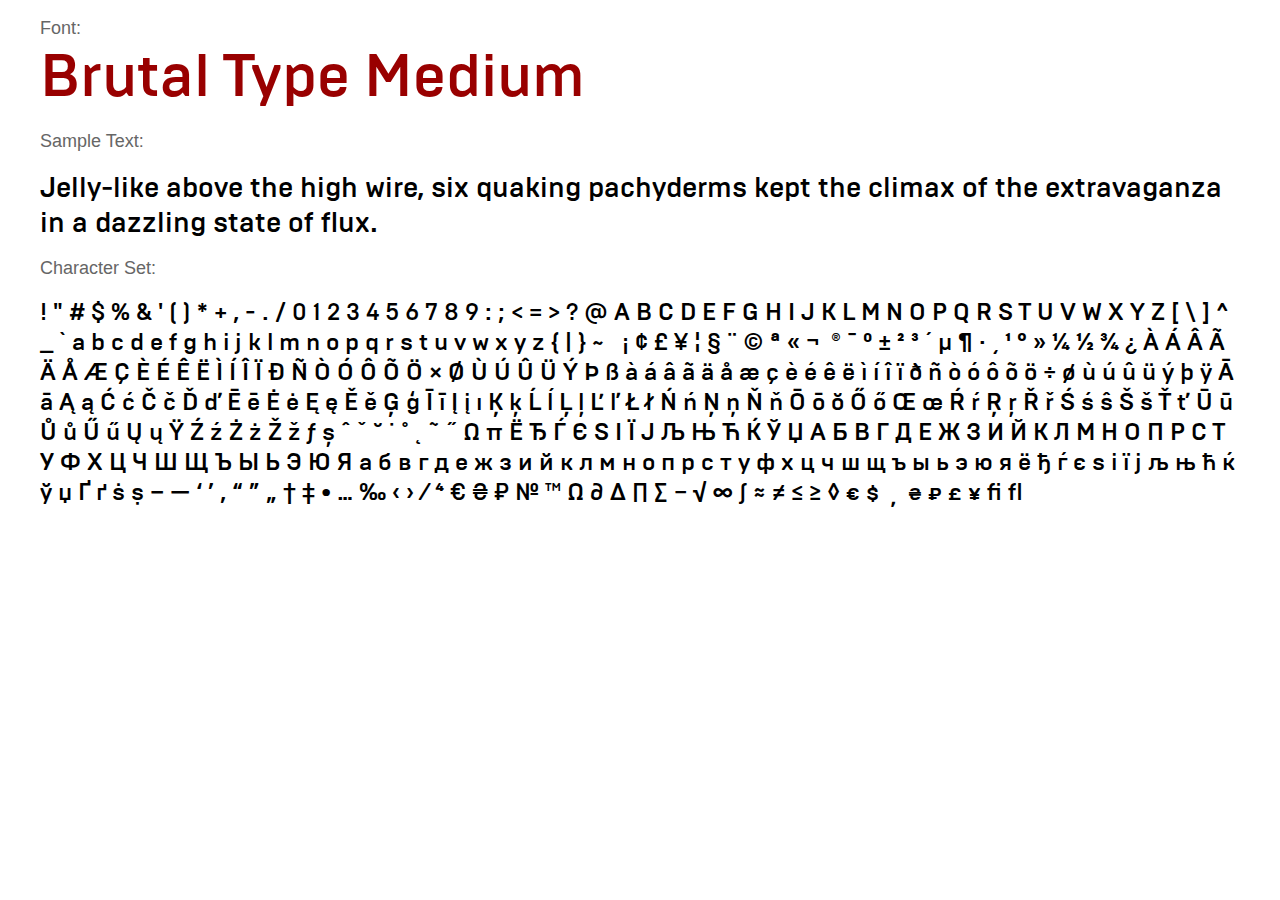
<file: docs/assets/stylesheets/fonts/brutal/BrutalType-Medium/BrutalType-Medium.html>
<!DOCTYPE html PUBLIC "-//W3C//DTD XHTML 1.0 Strict//EN"
	"http://www.w3.org/TR/xhtml1/DTD/xhtml1-strict.dtd">

<html xmlns="http://www.w3.org/1999/xhtml" xml:lang="en" lang="en">
<head>
	<meta http-equiv="Content-Type" content="text/html; charset=1252"/>

	<title>Font Face Demo</title>
	<link rel="stylesheet" href="BrutalType-Medium.css" type="text/css" charset="utf-8">
	<style type="text/css" media="screen">
		body {font-family: Helvetica, Arial, sans-serif; color:#333333;}
		.BrutalTypeMedium {
			font-family: 'BrutalTypeMedium';
			font-weight: normal;
			font-style: normal;
			color:#000000;
		}

		.caption {
			font-size: 18px;
			color:#666666;
		}
		.FontName {
			font-size: 60px;
		}
		.CopyrightFont {
			font-size: 10px;
		}
		#container {
			width: 1200px;
			margin-left: auto;
			margin-right: auto;
			overflow: none;
		}
		.samplebox {
			white-space:wrap;
			margin-top:10px;
			margin-bottom: 0px;
		}
	</style>
</head>
<body>
	<div id="container">
<p class="caption">
Font: <br>

<span class="BrutalTypeMedium samplebox" style="font-size:60px; color:#990000">
Brutal Type Medium</span></p>

<p class="caption">
Sample Text:</p>
<p class="BrutalTypeMedium samplebox" style="font-size:28px">
Jelly-like above the high wire, six quaking pachyderms kept the climax of the extravaganza in a dazzling state of flux.<br></p>

<p class="caption">
Character Set:</p>

<p class="BrutalTypeMedium samplebox" style="font-size:24px;">
&#33; &#34; &#35; &#36; &#37; &#38; &#39; &#40; &#41; &#42; &#43; &#44; &#45; &#46; &#47; &#48; &#49; &#50; &#51; &#52; &#53; &#54; &#55; &#56; &#57; &#58; &#59; &#60; &#61; &#62; &#63; &#64; &#65; &#66; &#67; &#68; &#69; &#70; &#71; &#72; &#73; &#74; &#75; &#76; &#77; &#78; &#79; &#80; &#81; &#82; &#83; &#84; &#85; &#86; &#87; &#88; &#89; &#90; &#91; &#92; &#93; &#94; &#95; &#96; &#97; &#98; &#99; &#100; &#101; &#102; &#103; &#104; &#105; &#106; &#107; &#108; &#109; &#110; &#111; &#112; &#113; &#114; &#115; &#116; &#117; &#118; &#119; &#120; &#121; &#122; &#123; &#124; &#125; &#126; &#160; &#161; &#162; &#163; &#165; &#166; &#167; &#168; &#169; &#170; &#171; &#172; &#173; &#174; &#175; &#176; &#177; &#178; &#179; &#180; &#181; &#182; &#183; &#184; &#185; &#186; &#187; &#188; &#189; &#190; &#191; &#192; &#193; &#194; &#195; &#196; &#197; &#198; &#199; &#200; &#201; &#202; &#203; &#204; &#205; &#206; &#207; &#208; &#209; &#210; &#211; &#212; &#213; &#214; &#215; &#216; &#217; &#218; &#219; &#220; &#221; &#222; &#223; &#224; &#225; &#226; &#227; &#228; &#229; &#230; &#231; &#232; &#233; &#234; &#235; &#236; &#237; &#238; &#239; &#240; &#241; &#242; &#243; &#244; &#245; &#246; &#247; &#248; &#249; &#250; &#251; &#252; &#253; &#254; &#255; &#256; &#257; &#260; &#261; &#262; &#263; &#268; &#269; &#270; &#271; &#274; &#275; &#278; &#279; &#280; &#281; &#282; &#283; &#290; &#291; &#298; &#299; &#302; &#303; &#305; &#310; &#311; &#313; &#314; &#315; &#316; &#317; &#318; &#321; &#322; &#323; &#324; &#325; &#326; &#327; &#328; &#332; &#333; &#335; &#336; &#337; &#338; &#339; &#340; &#341; &#342; &#343; &#344; &#345; &#346; &#347; &#349; &#352; &#353; &#356; &#357; &#362; &#363; &#366; &#367; &#368; &#369; &#370; &#371; &#376; &#377; &#378; &#379; &#380; &#381; &#382; &#402; &#537; &#710; &#711; &#728; &#729; &#730; &#731; &#732; &#733; &#937; &#960; &#1025; &#1026; &#1027; &#1028; &#1029; &#1030; &#1031; &#1032; &#1033; &#1034; &#1035; &#1036; &#1038; &#1039; &#1040; &#1041; &#1042; &#1043; &#1044; &#1045; &#1046; &#1047; &#1048; &#1049; &#1050; &#1051; &#1052; &#1053; &#1054; &#1055; &#1056; &#1057; &#1058; &#1059; &#1060; &#1061; &#1062; &#1063; &#1064; &#1065; &#1066; &#1067; &#1068; &#1069; &#1070; &#1071; &#1072; &#1073; &#1074; &#1075; &#1076; &#1077; &#1078; &#1079; &#1080; &#1081; &#1082; &#1083; &#1084; &#1085; &#1086; &#1087; &#1088; &#1089; &#1090; &#1091; &#1092; &#1093; &#1094; &#1095; &#1096; &#1097; &#1098; &#1099; &#1100; &#1101; &#1102; &#1103; &#1105; &#1106; &#1107; &#1108; &#1109; &#1110; &#1111; &#1112; &#1113; &#1114; &#1115; &#1116; &#1118; &#1119; &#1168; &#1169; &#7777; &#7779; &#8211; &#8212; &#8216; &#8217; &#8218; &#8220; &#8221; &#8222; &#8224; &#8225; &#8226; &#8230; &#8240; &#8249; &#8250; &#8260; &#8324; &#8364; &#8372; &#8381; &#8470; &#8482; &#8486; &#8706; &#8710; &#8719; &#8721; &#8722; &#8730; &#8734; &#8747; &#8776; &#8800; &#8804; &#8805; &#9674; &#63054; &#63059; &#63171; &#63265; &#63266; &#63269; &#63271; &#64257; &#64258; &#65279; </p>

</body>
</html>
</file>
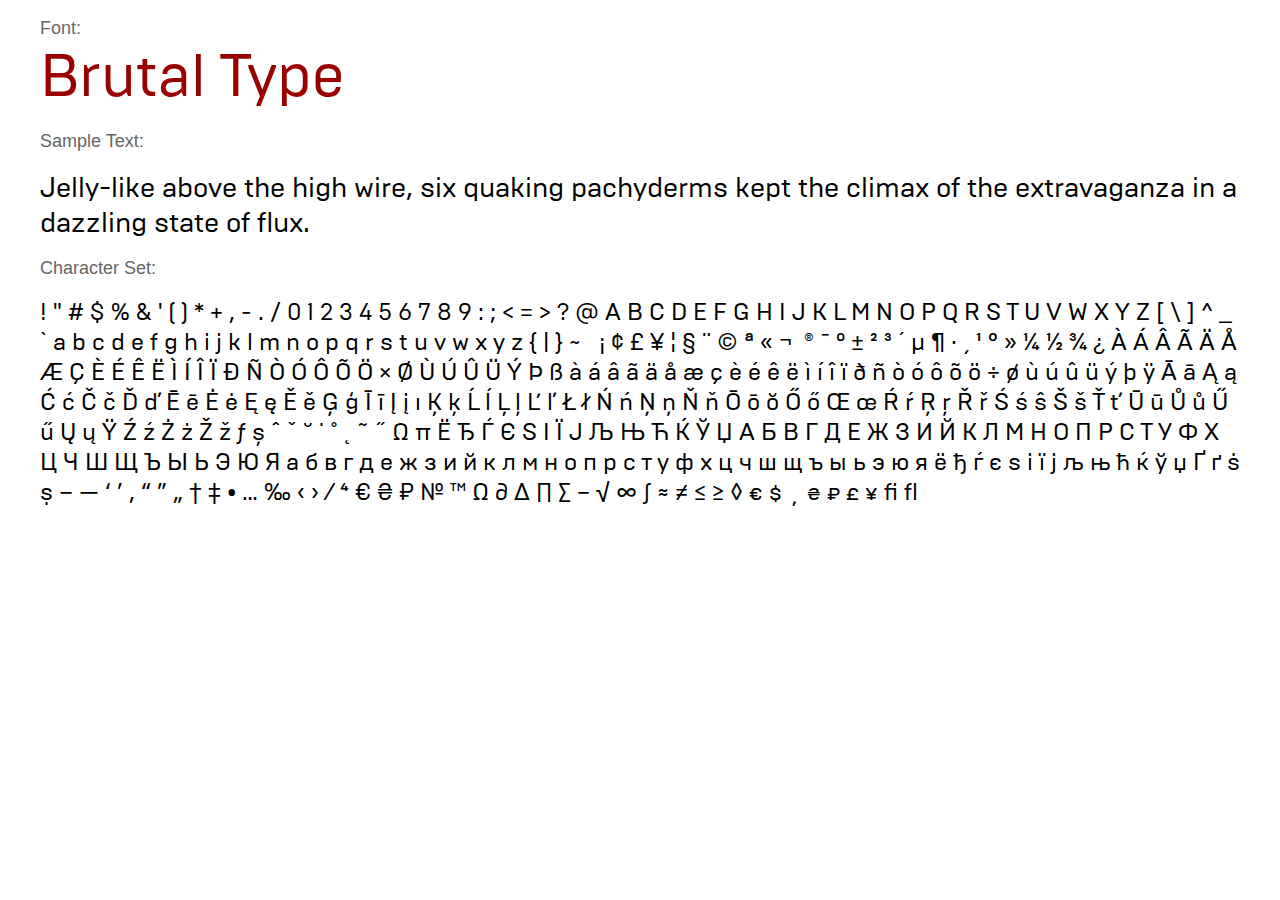
<file: docs/assets/stylesheets/fonts/brutal/BrutalType-Regular/BrutalType-Regular.html>
<!DOCTYPE html PUBLIC "-//W3C//DTD XHTML 1.0 Strict//EN"
	"http://www.w3.org/TR/xhtml1/DTD/xhtml1-strict.dtd">

<html xmlns="http://www.w3.org/1999/xhtml" xml:lang="en" lang="en">
<head>
	<meta http-equiv="Content-Type" content="text/html; charset=1252"/>

	<title>Font Face Demo</title>
	<link rel="stylesheet" href="BrutalType-Regular.css" type="text/css" charset="utf-8">
	<style type="text/css" media="screen">
		body {font-family: Helvetica, Arial, sans-serif; color:#333333;}
		.BrutalType {
			font-family: 'BrutalType';
			font-weight: normal;
			font-style: normal;
			color:#000000;
		}

		.caption {
			font-size: 18px;
			color:#666666;
		}
		.FontName {
			font-size: 60px;
		}
		.CopyrightFont {
			font-size: 10px;
		}
		#container {
			width: 1200px;
			margin-left: auto;
			margin-right: auto;
			overflow: none;
		}
		.samplebox {
			white-space:wrap;
			margin-top:10px;
			margin-bottom: 0px;
		}
	</style>
</head>
<body>
	<div id="container">
<p class="caption">
Font: <br>

<span class="BrutalType samplebox" style="font-size:60px; color:#990000">
Brutal Type</span></p>

<p class="caption">
Sample Text:</p>
<p class="BrutalType samplebox" style="font-size:28px">
Jelly-like above the high wire, six quaking pachyderms kept the climax of the extravaganza in a dazzling state of flux.<br></p>

<p class="caption">
Character Set:</p>

<p class="BrutalType samplebox" style="font-size:24px;">
&#33; &#34; &#35; &#36; &#37; &#38; &#39; &#40; &#41; &#42; &#43; &#44; &#45; &#46; &#47; &#48; &#49; &#50; &#51; &#52; &#53; &#54; &#55; &#56; &#57; &#58; &#59; &#60; &#61; &#62; &#63; &#64; &#65; &#66; &#67; &#68; &#69; &#70; &#71; &#72; &#73; &#74; &#75; &#76; &#77; &#78; &#79; &#80; &#81; &#82; &#83; &#84; &#85; &#86; &#87; &#88; &#89; &#90; &#91; &#92; &#93; &#94; &#95; &#96; &#97; &#98; &#99; &#100; &#101; &#102; &#103; &#104; &#105; &#106; &#107; &#108; &#109; &#110; &#111; &#112; &#113; &#114; &#115; &#116; &#117; &#118; &#119; &#120; &#121; &#122; &#123; &#124; &#125; &#126; &#160; &#161; &#162; &#163; &#165; &#166; &#167; &#168; &#169; &#170; &#171; &#172; &#173; &#174; &#175; &#176; &#177; &#178; &#179; &#180; &#181; &#182; &#183; &#184; &#185; &#186; &#187; &#188; &#189; &#190; &#191; &#192; &#193; &#194; &#195; &#196; &#197; &#198; &#199; &#200; &#201; &#202; &#203; &#204; &#205; &#206; &#207; &#208; &#209; &#210; &#211; &#212; &#213; &#214; &#215; &#216; &#217; &#218; &#219; &#220; &#221; &#222; &#223; &#224; &#225; &#226; &#227; &#228; &#229; &#230; &#231; &#232; &#233; &#234; &#235; &#236; &#237; &#238; &#239; &#240; &#241; &#242; &#243; &#244; &#245; &#246; &#247; &#248; &#249; &#250; &#251; &#252; &#253; &#254; &#255; &#256; &#257; &#260; &#261; &#262; &#263; &#268; &#269; &#270; &#271; &#274; &#275; &#278; &#279; &#280; &#281; &#282; &#283; &#290; &#291; &#298; &#299; &#302; &#303; &#305; &#310; &#311; &#313; &#314; &#315; &#316; &#317; &#318; &#321; &#322; &#323; &#324; &#325; &#326; &#327; &#328; &#332; &#333; &#335; &#336; &#337; &#338; &#339; &#340; &#341; &#342; &#343; &#344; &#345; &#346; &#347; &#349; &#352; &#353; &#356; &#357; &#362; &#363; &#366; &#367; &#368; &#369; &#370; &#371; &#376; &#377; &#378; &#379; &#380; &#381; &#382; &#402; &#537; &#710; &#711; &#728; &#729; &#730; &#731; &#732; &#733; &#937; &#960; &#1025; &#1026; &#1027; &#1028; &#1029; &#1030; &#1031; &#1032; &#1033; &#1034; &#1035; &#1036; &#1038; &#1039; &#1040; &#1041; &#1042; &#1043; &#1044; &#1045; &#1046; &#1047; &#1048; &#1049; &#1050; &#1051; &#1052; &#1053; &#1054; &#1055; &#1056; &#1057; &#1058; &#1059; &#1060; &#1061; &#1062; &#1063; &#1064; &#1065; &#1066; &#1067; &#1068; &#1069; &#1070; &#1071; &#1072; &#1073; &#1074; &#1075; &#1076; &#1077; &#1078; &#1079; &#1080; &#1081; &#1082; &#1083; &#1084; &#1085; &#1086; &#1087; &#1088; &#1089; &#1090; &#1091; &#1092; &#1093; &#1094; &#1095; &#1096; &#1097; &#1098; &#1099; &#1100; &#1101; &#1102; &#1103; &#1105; &#1106; &#1107; &#1108; &#1109; &#1110; &#1111; &#1112; &#1113; &#1114; &#1115; &#1116; &#1118; &#1119; &#1168; &#1169; &#7777; &#7779; &#8211; &#8212; &#8216; &#8217; &#8218; &#8220; &#8221; &#8222; &#8224; &#8225; &#8226; &#8230; &#8240; &#8249; &#8250; &#8260; &#8324; &#8364; &#8372; &#8381; &#8470; &#8482; &#8486; &#8706; &#8710; &#8719; &#8721; &#8722; &#8730; &#8734; &#8747; &#8776; &#8800; &#8804; &#8805; &#9674; &#63054; &#63059; &#63171; &#63265; &#63266; &#63269; &#63271; &#64257; &#64258; &#65279; </p>

</body>
</html>
</file>
<file: autocrop/assets/css/style.css>
@font-face{
    font-family: 'contax_Regular';
    src: url('../fonts/contax/contaxpro55rm-webfont.woff2') format('woff2'), url('../fonts/contax/contaxpro55rm-webfont.woff') format('woff');
    font-weight: normal;
    font-style: normal;
}

@font-face{
    font-family: 'contax_Medium';
    src: url('../fonts/contax/contaxpro65med-webfont.woff2') format('woff2'), url('../fonts/contax/contaxpro65med-webfont.woff') format('woff');
    font-weight: normal;
    font-style: normal;
}

@font-face{
    font-family: 'contax_Bold';
    src: url('../fonts/contax/contaxpro75bold-webfont.woff2') format('woff2'), url('../fonts/contax/contaxpro75bold-webfont.woff') format('woff');
    font-weight: normal;
    font-style: normal;
}

body{
    padding: 20px;
}

.dragover body{
   background-color: blue
}

h1,h2,h3,h4,h4,p,span{
    font-family: 'contax_Bold';
}

h1,h2,h3,h4,h5{
    text-align: left;
    text-transform: uppercase;
    color: #dbbd68;
    padding: 0;
    margin: 0;
}

.col-centered > h3{
    margin-bottom: -50px;
}

.paragon{
    background: #222;
}
.btn-primary{
    margin: 0 auto;
    text-align: center;
    width: 250px;
    display: inline-block;
}

.button-wrapper{
    text-align: center;
}

.paragon .btn-primary{
    border: 1px dotted #dbbd68;
    background:#dbbd68;
    border-radius: 0;
    text-transform: uppercase;
    font-weight: bold;
    margin: 20px;
}

.paragon .btn-primary:hover{
    border: 1px dotted #b4985a;
    background:#b4985a;
    border-radius: 0;
    text-transform: uppercase;
}

.col-centered{
    float: none;
    margin: 0 auto;
}

.box{
    background: #313131;
    padding: 20px;
    margin: 40px auto;
}

.image-box{
    background: #222;
    border: 1px dotted #dbbd68;
    height: 600px;
    width: 320px;
    margin: 70px auto;
    overflow: hidden;
}

.image-box canvas{
    cursor: move;
}

.image-box.twitter{
    width: 506px;
    height: 253px;
}

.form{
    margin-bottom: 40px;
    padding-bottom: 10px;
    margin-top:-20px;
    position: relative;
    overflow: hidden;
}

#dimensionPicker{
    position: relative;
    overflow: hidden;
    margin: 20px auto;
}

#dimensionPicker span{
    float:right;
    width: 100px;
    text-align: left;
    color: #929292;
}

#dimensionPicker label{
    display: block;
}

label{
    color: #fff;
}

.loading{
    font-size: 2em;
    color: #fff;
    padding: 20px;
    text-align: center;
}

input{
    text-transform:uppercase;
}

.resultWrapper h3,
h1.heading{
    text-align: center;
}
</file>
<file: docs/assets/stylesheets/css/base.css>
@font-face {
  font-family: "Brutal_Bold";
  src: url("../fonts/brutal/BrutalType-Bold/BrutalType-Bold.eot");
  src: url("../fonts/brutal/BrutalType-Bold/BrutalType-Bold.eot?#iefix") format("embedded-opentype"), url("../fonts/brutal/BrutalType-Bold/BrutalType-Bold.woff") format("woff"), url("../fonts/brutal/BrutalType-Bold/BrutalType-Bold.svg#BrutalType-Bold") format("svg");
  font-weight: 700;
  font-style: normal;
}
@font-face {
  font-family: "Brutal_Medium";
  src: url("../fonts/brutal/BrutalType-Medium/BrutalType-Medium.eot");
  src: url("../fonts/brutal/BrutalType-Medium/BrutalType-Medium.eot?#iefix") format("embedded-opentype"), url("../fonts/brutal/BrutalType-Medium/BrutalType-Medium.woff") format("woff"), url("../fonts/brutal/BrutalType-Medium/BrutalType-Medium.svg#BrutalType-Medium") format("svg");
  font-weight: 600;
  font-style: normal;
}
@font-face {
  font-family: "Brutal_Regular";
  src: url("../fonts/brutal/BrutalType-Regular/BrutalType-Regular.eot");
  src: url("../fonts/brutal/BrutalType-Regular/BrutalType-Regular.eot?#iefix") format("embedded-opentype"), url("../fonts/brutal/BrutalType-Regular/BrutalType-Regular.woff") format("woff"), url("../fonts/brutal/BrutalType-Regular/BrutalType-Regular.svg#BrutalType-Medium") format("svg");
  font-weight: 500;
  font-style: normal;
}
@font-face {
  font-family: "Brutal_Light";
  src: url("../fonts/brutal/BrutalType-Light/brutaltype-light-webfont.woff") format("woff");
  font-weight: 400;
  font-style: normal;
}
@font-face {
  font-family: "Brutal_Extra_Light";
  src: url("../fonts/brutal/BrutalType-ExtraLight/BrutalType-ExtraLight.eot");
  src: url("../fonts/brutal/BrutalType-ExtraLight/BrutalType-ExtraLight.eot?#iefix") format("embedded-opentype"), url("../fonts/brutal/BrutalType-ExtraLight/BrutalType-ExtraLight.woff") format("woff"), url("../fonts/brutal/BrutalType-ExtraLight/BrutalType-ExtraLight.svg#BrutalType-ExtraLight") format("svg");
  font-weight: 300;
  font-style: normal;
}
/* line 1, ../sass/_nav.sass */
nav {
  height: 52px;
  background: url(https://cdn3.unrealengine.com/Creative+Services%2FDocs-styled%2Fimages%2Fnav-1920x52-f73cda0b307e4cb78787695ccf3891904c2c82b5.jpg) no-repeat top left;
  background-size: cover;
  width: 100vw;
  position: relative;
}

/* line 1, ../sass/_sideNav.sass */
#sideNav {
  position: relative;
  top: 0;
  width: 350px;
  transition: all 0.2s ease;
}
/* line 8, ../sass/_sideNav.sass */
#sideNav #menu.sequential a {
  background-image: url(../../images/check-grey.png);
  background-repeat: no-repeat;
  background-position: 95% 15px;
}
/* line 12, ../sass/_sideNav.sass */
#sideNav.fixed {
  position: fixed;
  top: 30px;
}
/* line 15, ../sass/_sideNav.sass */
#sideNav h6 {
  padding: 10px 52px;
  color: #afafaf;
}
/* line 18, ../sass/_sideNav.sass */
#sideNav a {
  color: #707070;
  font-size: 13px;
  font-weight: normal;
  text-decoration: none;
  text-align: left;
  display: block;
  padding: 15px 15px;
  border: 1px solid transparent;
}
/* line 27, ../sass/_sideNav.sass */
#sideNav a.done {
  background-image: url(../../images/check-green.png) !important;
}
/* line 29, ../sass/_sideNav.sass */
#sideNav a:hover {
  border: 1px solid #edeff3;
}
/* line 31, ../sass/_sideNav.sass */
#sideNav .active {
  background-color: #edeff3 !important;
  border: 1px solid #edeff3;
  border-radius: 4px;
}

/* line 1, ../sass/_header.sass */
.big-header {
  height: 400px;
  background: url(https://cdn3.unrealengine.com/Creative+Services%2FDocs-styled%2Fimages%2Fheader-1920x536-a77fe53fce3e4f86976d48ec36aa31916588e492.jpg) no-repeat top left;
  background-size: cover;
  width: 100vw;
}
@media only screen and (max-width: 991px) {
  /* line 1, ../sass/_header.sass */
  .big-header {
    height: 280px;
  }
}
/* line 8, ../sass/_header.sass */
.big-header h1 {
  position: absolute;
  left: 0;
  top: 80px;
  width: 100vw;
  text-align: center;
  color: #fff;
  font-family: "Brutal_Light", sans-serif, arial;
  text-transform: uppercase;
  font-size: 48px;
}
@media only screen and (max-width: 991px) {
  /* line 8, ../sass/_header.sass */
  .big-header h1 {
    position: relative;
    top: 40px;
    font-size: 26px;
  }
}
/* line 23, ../sass/_header.sass */
.big-header .search-wrapper {
  position: absolute;
  margin-left: auto;
  margin-right: auto;
  left: 0;
  right: 0;
  text-align: center;
  top: 200px;
}
/* line 31, ../sass/_header.sass */
.big-header .search-wrapper a {
  text-decoration: none;
  color: #232323;
  display: block;
}
@media only screen and (max-width: 991px) {
  /* line 23, ../sass/_header.sass */
  .big-header .search-wrapper {
    position: relative;
    width: 100vw;
    top: 60px;
  }
}
/* line 39, ../sass/_header.sass */
.big-header .search-wrapper .search-results {
  background: #fff;
  box-shadow: 0 5px 6px rgba(0, 0, 0, 0.4);
  padding: 0 20px 20px;
  width: 45vw;
  display: none;
  position: absolute;
  margin-left: auto;
  margin-right: auto;
  left: 0;
  right: 0;
  top: 70px;
  z-index: 8;
}
@media only screen and (max-width: 991px) {
  /* line 39, ../sass/_header.sass */
  .big-header .search-wrapper .search-results {
    width: 80vw;
  }
}
/* line 54, ../sass/_header.sass */
.big-header .search-wrapper .search-results.open, .big-header .search-wrapper .search-results:hover {
  display: block;
}
/* line 58, ../sass/_header.sass */
.big-header .search-wrapper .search-results.blueprint ul.blueprint {
  display: block;
}
/* line 62, ../sass/_header.sass */
.big-header .search-wrapper .search-results.landscape ul.landscape {
  display: block;
}
/* line 64, ../sass/_header.sass */
.big-header .search-wrapper .search-results ul {
  margin: 0;
  padding: 0;
}
/* line 67, ../sass/_header.sass */
.big-header .search-wrapper .search-results ul.blueprint, .big-header .search-wrapper .search-results ul.landscape {
  display: none;
}
/* line 70, ../sass/_header.sass */
.big-header .search-wrapper .search-results ul li {
  position: relative;
  padding-bottom: 15px;
  border-bottom: 1px solid #dadada;
}
/* line 74, ../sass/_header.sass */
.big-header .search-wrapper .search-results ul li.show-all {
  border: 0;
  padding: 20px 0;
}
/* line 77, ../sass/_header.sass */
.big-header .search-wrapper .search-results ul li.show-all a {
  font-size: 16px;
  font-family: "Brutal_Bold", sans-serif, arial;
  color: #232323;
}
/* line 81, ../sass/_header.sass */
.big-header .search-wrapper .search-results .h2 {
  text-align: left;
  font-size: 16px;
  font-family: "Brutal_Regular", sans-serif, arial;
}
/* line 85, ../sass/_header.sass */
.big-header .search-wrapper .search-results .h2 strong {
  font-family: "Brutal_Bold", sans-serif, arial;
}
/* line 87, ../sass/_header.sass */
.big-header .search-wrapper .search-results .desc {
  font-size: 14px;
  text-align: left;
  width: 80%;
}
/* line 91, ../sass/_header.sass */
.big-header .search-wrapper .search-results .version-tag {
  padding: 5px 10px;
  font-size: 12px;
  border-radius: 10px;
  border: 1px solid #d4d4d4;
  color: #272727;
  width: auto;
  position: absolute;
  right: -5px;
  top: 0;
}
/* line 101, ../sass/_header.sass */
.big-header .search-wrapper input {
  padding: 25px 20px;
  border: 1px solid #dadada;
  width: 45vw;
  background: url(https://cdn3.unrealengine.com/Creative+Services%2FDocs-styled%2Fimages%2Fsearch-19x19-bac2bf87c7457b457a3e793c12b4ee0c86bafc5f.png) no-repeat 42vw 27px #f5f5f5;
}
@media only screen and (max-width: 991px) {
  /* line 101, ../sass/_header.sass */
  .big-header .search-wrapper input {
    width: 80vw;
    background-position: 72vw 27px;
  }
}
/* line 109, ../sass/_header.sass */
.big-header .search-wrapper input:focus, .big-header .search-wrapper input:hover {
  background-color: #fff;
}
/* line 112, ../sass/_header.sass */
.big-header .search-wrapper input.typing {
  background: url(https://cdn3.unrealengine.com/Creative+Services%2FDocs-styled%2Fimages%2Fripple-c4d458bf35704c5e9ffbb8a23586f756ad4dfb6a.gif) no-repeat 42vw 22px #fff;
}
@media only screen and (max-width: 991px) {
  /* line 112, ../sass/_header.sass */
  .big-header .search-wrapper input.typing {
    background-position: 72vw 22px;
  }
}

/* line 118, ../sass/_header.sass */
.top-header {
  height: 165px;
  position: relative;
  width: 100%;
  z-index: 4;
}
/* line 123, ../sass/_header.sass */
.top-header .top, .top-header .bottom {
  padding: 20px 65px;
  float: left;
  position: relative;
  width: 100vw;
}
/* line 129, ../sass/_header.sass */
.top-header .top h1 {
  float: left;
  text-align: left;
  font-family: "Brutal_Light", sans-serif, arial;
  text-transform: uppercase;
  font-size: 30px;
}
/* line 135, ../sass/_header.sass */
.top-header .top .search-wrapper {
  position: absolute;
  right: 0;
  top: 5px;
}
@media only screen and (max-width: 991px) {
  /* line 135, ../sass/_header.sass */
  .top-header .top .search-wrapper {
    position: relative;
    top: auto;
    right: auto;
  }
}
/* line 143, ../sass/_header.sass */
.top-header .top .search-wrapper input {
  padding: 15px;
  border: 1px solid #ccc;
  width: 350px;
  background: transparent;
}
@media only screen and (max-width: 991px) {
  /* line 143, ../sass/_header.sass */
  .top-header .top .search-wrapper input {
    width: 100%;
  }
}
/* line 150, ../sass/_header.sass */
.top-header .top .search-wrapper input:focus, .top-header .top .search-wrapper input:hover {
  background: #fff;
}
/* line 153, ../sass/_header.sass */
.top-header .bottom {
  border-bottom: 1px solid #dedede;
  border-top: 1px solid #dedede;
  padding: 10px 0;
  margin-bottom: 50px;
}

/* line 1, ../sass/_breadcrumbs.sass */
.breadcrumbs {
  width: 100vw;
  padding: 20px 65px;
}
/* line 4, ../sass/_breadcrumbs.sass */
.breadcrumbs li {
  position: relative;
  float: left;
  font-size: 14px;
  padding: 0 15px 0 10px;
}
/* line 9, ../sass/_breadcrumbs.sass */
.breadcrumbs li:first-child {
  padding-left: 0;
}
/* line 12, ../sass/_breadcrumbs.sass */
.breadcrumbs li:last-child:after {
  display: none;
}
/* line 14, ../sass/_breadcrumbs.sass */
.breadcrumbs li:after {
  content: "";
  border: solid #ccc;
  border-width: 0 2px 2px 0;
  position: absolute;
  right: 0;
  top: 6px;
  padding: 2px;
  transform: rotate(-45deg);
}
/* line 23, ../sass/_breadcrumbs.sass */
.breadcrumbs li a {
  font-size: 14px;
  color: #444;
  font-weight: 700;
}
/* line 27, ../sass/_breadcrumbs.sass */
.breadcrumbs li a:hover {
  text-decoration: none;
  color: #777777;
}

/* line 1, ../sass/_tile.sass */
.tile {
  background: #fff;
  padding: 30px 20px;
  border: 1px solid #dfdfdf;
  margin: 20px 0 0;
  display: block;
  border-radius: 2px;
  height: 300px;
}
@media only screen and (max-width: 991px) {
  /* line 1, ../sass/_tile.sass */
  .tile {
    height: auto;
  }
}
/* line 11, ../sass/_tile.sass */
.tile:hover {
  box-shadow: 0 3px 3px rgba(0, 0, 0, 0.1);
  background: #f8f8f8;
}
/* line 14, ../sass/_tile.sass */
.tile:hover *,
.tile:hover .h2,
.tile:hover .desc {
  text-decoration: none !important;
}
/* line 18, ../sass/_tile.sass */
.tile .icon-wrapper {
  display: block;
  width: 75px;
  height: 75px;
  background: #edeff3;
  border-radius: 300px;
  margin: 0 auto;
}
/* line 25, ../sass/_tile.sass */
.tile .h2 {
  font-family: "Brutal_Bold", sans-serif, arial;
  font-size: 16px;
  text-align: center;
  color: #19171a;
}
/* line 30, ../sass/_tile.sass */
.tile .desc {
  font-family: "Source Sans", sans-serif, arial;
  font-size: 14px;
  text-align: center;
  color: #232323;
  line-height: 26px;
}

/* line 39, ../sass/_tile.sass */
#wrapper .content .tile {
  padding: 0;
}
/* line 41, ../sass/_tile.sass */
#wrapper .content .tile .h2,
#wrapper .content .tile .desc {
  padding: 0 20px;
  text-align: left;
}
/* line 45, ../sass/_tile.sass */
#wrapper .content .tile img {
  margin-bottom: 20px;
  height: 130px;
}
/* line 48, ../sass/_tile.sass */
#wrapper .content .tile .h2 {
  color: #0aaff1;
  padding-top: 0;
  margin-top: 0;
}
/* line 53, ../sass/_tile.sass */
#wrapper.tiles-wrapper {
  position: relative;
  overflow: hidden;
  padding: 40px 0;
}

/* line 1, ../sass/_tags.sass */
.content-bar {
  position: absolute;
  right: 25px;
  top: 25px;
  width: 200px;
}
/* line 6, ../sass/_tags.sass */
.content-bar .os-toggle,
.content-bar .version-tag {
  padding: 5px 10px;
  border-radius: 10px;
  border: 1px solid #d4d4d4;
  color: #272727;
  width: auto;
  display: inline-block;
  float: right;
}
/* line 15, ../sass/_tags.sass */
.content-bar .os-toggle {
  width: 60px;
  position: relative;
  margin-right: 5px;
}
/* line 19, ../sass/_tags.sass */
.content-bar .os-toggle .windows {
  width: 15px;
  height: 15px;
  display: inline-block;
  background: url(https://cdn3.unrealengine.com/Creative+Services%2FDocs-styled%2Fimages%2Fcontent%2Fwindows-logo-15x15-03efdc26515dcaddd757acbe9530fdc6fd497362.png);
  margin: 3px 0 0 5px;
}
/* line 25, ../sass/_tags.sass */
.content-bar .os-toggle:after {
  content: "";
  width: 0;
  height: 0;
  position: absolute;
  right: 8px;
  top: 14px;
  border-left: 6px solid transparent;
  border-right: 6px solid transparent;
  border-top: 6px solid #272727;
}

/* line 1, ../sass/_callout.sass */
.callout {
  border-radius: 2px;
  padding: 20px;
}
/* line 4, ../sass/_callout.sass */
.callout strong, .callout p {
  display: inline;
}
/* line 6, ../sass/_callout.sass */
.callout.tip {
  background: #dff6ff;
  border: 1px solid #0aaff1;
}
/* line 9, ../sass/_callout.sass */
.callout.notice {
  background: #daf2fc;
  border: 1px solid #a9e5ed;
}
/* line 12, ../sass/_callout.sass */
.callout.warning {
  background: #f5f0d9;
  border: 1px solid #e8d192;
}

/* line 1, ../sass/_scaffolding.sass */
body {
  font-family: "Source Sans", sans-serif, arial;
  margin: 0;
  border-bottom: 250px solid #222;
  overflow-x: hidden;
}
/* line 6, ../sass/_scaffolding.sass */
body ul {
  list-style-type: none;
}
/* line 8, ../sass/_scaffolding.sass */
body h2 {
  font-weight: 300;
  margin-bottom: 20px;
}
/* line 12, ../sass/_scaffolding.sass */
body a:hover, body a:focus, body a:active {
  text-decoration: none;
}

/* line 17, ../sass/_scaffolding.sass */
#wrapper {
  padding: 0 0 100px;
  overflow-x: hidden;
  margin-top: -10px;
}
/* line 21, ../sass/_scaffolding.sass */
#wrapper .content-heading,
#wrapper .content {
  min-height: 300px;
  margin: 0 0 0;
  padding: 20px 25px 40px;
}
/* line 26, ../sass/_scaffolding.sass */
#wrapper .content-heading h1, #wrapper .content-heading h2, #wrapper .content-heading h3,
#wrapper .content h1,
#wrapper .content h2,
#wrapper .content h3 {
  font-family: "Brutal_Light", sans-serif, arial;
}
/* line 28, ../sass/_scaffolding.sass */
#wrapper .content-heading h4, #wrapper .content-heading h5,
#wrapper .content h4,
#wrapper .content h5 {
  font-family: "Brutal_Bold", sans-serif, arial;
}
/* line 30, ../sass/_scaffolding.sass */
#wrapper .content-heading h2,
#wrapper .content h2 {
  margin-top: 0;
}
/* line 33, ../sass/_scaffolding.sass */
#wrapper .content-heading img,
#wrapper .content img {
  margin-bottom: 40px;
}
/* line 35, ../sass/_scaffolding.sass */
#wrapper .content-heading img.inline,
#wrapper .content img.inline {
  margin: 0 5px;
  max-height: 500px;
}
/* line 38, ../sass/_scaffolding.sass */
#wrapper .content-heading h6,
#wrapper .content h6 {
  color: #333;
  margin-bottom: 20px;
}
/* line 41, ../sass/_scaffolding.sass */
#wrapper .content-heading p,
#wrapper .content p {
  line-height: 26px;
}
/* line 43, ../sass/_scaffolding.sass */
#wrapper .content-heading ul,
#wrapper .content ul {
  list-style: disc;
}
/* line 45, ../sass/_scaffolding.sass */
#wrapper .content-heading li,
#wrapper .content li {
  padding: 10px 0;
}
/* line 47, ../sass/_scaffolding.sass */
#wrapper .content-heading .image-box,
#wrapper .content .image-box {
  background: #ebebeb;
  height: 400px;
  width: 100%;
  display: block;
  margin-bottom: 20px;
}
/* line 53, ../sass/_scaffolding.sass */
#wrapper .content-heading {
  position: relative;
  overflow: hidden;
  padding-bottom: 20px;
  min-height: 20px;
}

/* line 59, ../sass/_scaffolding.sass */
.overview {
  background: #edeff3;
}

/* line 62, ../sass/_scaffolding.sass */
.sublinks {
  background: #edeff3;
  padding: 20px;
  list-style: none;
}
/* line 66, ../sass/_scaffolding.sass */
.sublinks li {
  padding: 10px 0;
}

/* line 69, ../sass/_scaffolding.sass */
.finish-row {
  text-align: center;
  width: 100%;
  padding: 40px 0;
  border-bottom: 1px solid #edeff3;
  margin-bottom: 40px;
}
/* line 75, ../sass/_scaffolding.sass */
.finish-row .finish {
  display: inline-block;
  margin: 0 auto;
  padding: 20px 20px 20px 60px;
  text-align: center;
  border: 1px solid #edeff3;
  color: #232323;
  text-decoration: none;
  background: url(../../images/check-grey.png) no-repeat 20px 24px;
}
/* line 84, ../sass/_scaffolding.sass */
.finish-row .finish.done, .finish-row .finish:hover {
  color: #fff;
  background: url(../../images/check-white.png) no-repeat 20px 24px #73bb95;
}
</file>
<file: docs/assets/stylesheets/fonts/brutal/BrutalType-Bold/BrutalType-Bold.css>
/* Copyright (c) 2013 by Gayane Bagdasaryan, Dmitry Rastvortsev. All rights reserved. */

@font-face {
	font-family: 'BrutalTypeBold';
	src: url('BrutalType-Bold.eot');
	src:
	     url('BrutalType-Bold.eot?#iefix') format('embedded-opentype'),
	     url('BrutalType-Bold.woff2') format('woff2'),
	     url('BrutalType-Bold.woff') format('woff'),
	     url('BrutalType-Bold.ttf') format('truetype'),
	     url('BrutalType-Bold.svg#BrutalType-Bold') format('svg');
	font-weight: normal;
	font-style: normal;
}
</file>
<file: docs/assets/stylesheets/fonts/brutal/BrutalType-ExtraLight/BrutalType-ExtraLight.css>
/* Copyright (c) 2013 by Gayane Bagdasaryan, Dmitry Rastvortsev. All rights reserved. */

@font-face {
	font-family: 'BrutalTypeExtraLight';
	src: url('BrutalType-ExtraLight.eot');
	src:
	     url('BrutalType-ExtraLight.eot?#iefix') format('embedded-opentype'),
	     url('BrutalType-ExtraLight.woff2') format('woff2'),
	     url('BrutalType-ExtraLight.woff') format('woff'),
	     url('BrutalType-ExtraLight.ttf') format('truetype'),
	     url('BrutalType-ExtraLight.svg#BrutalType-ExtraLight') format('svg');
	font-weight: normal;
	font-style: normal;
}
</file>
<file: docs/assets/stylesheets/fonts/brutal/BrutalType-Medium/BrutalType-Medium.css>
/* Copyright (c) 2013 by Gayane Bagdasaryan, Dmitry Rastvortsev. All rights reserved. */

@font-face {
	font-family: 'BrutalTypeMedium';
	src: url('BrutalType-Medium.eot');
	src:
	     url('BrutalType-Medium.eot?#iefix') format('embedded-opentype'),
	     url('BrutalType-Medium.woff2') format('woff2'),
	     url('BrutalType-Medium.woff') format('woff'),
	     url('BrutalType-Medium.ttf') format('truetype'),
	     url('BrutalType-Medium.svg#BrutalType-Medium') format('svg');
	font-weight: normal;
	font-style: normal;
}
</file>
<file: docs/assets/stylesheets/fonts/brutal/BrutalType-Regular/BrutalType-Regular.css>
/* Copyright (c) 2013 by Gayane Bagdasaryan, Dmitry Rastvortsev. All rights reserved. */

@font-face {
	font-family: 'BrutalType';
	src: url('BrutalType-Regular.eot');
	src:
	     url('BrutalType-Regular.eot?#iefix') format('embedded-opentype'),
	     url('BrutalType-Regular.woff2') format('woff2'),
	     url('BrutalType-Regular.woff') format('woff'),
	     url('BrutalType-Regular.ttf') format('truetype'),
	     url('BrutalType-Regular.svg#BrutalType') format('svg');
	font-weight: normal;
	font-style: normal;
}
</file>
